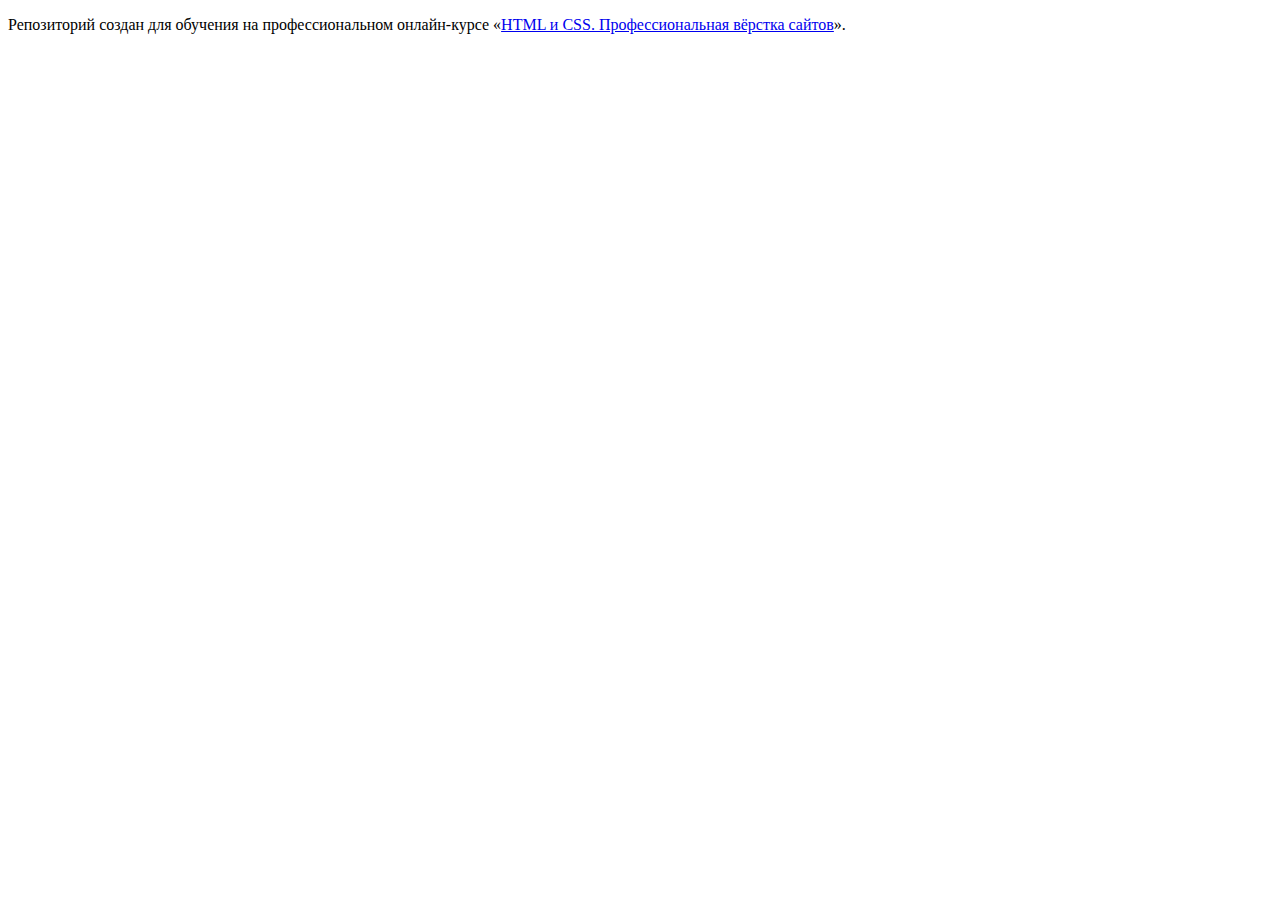
<file: 1/index.html>
<!DOCTYPE html>
<html lang="ru">
  <head>
    <meta charset="utf-8">
    <title>HTML Academy: Седона</title>
    <base href="https://htmlacademy-htmlcss.github.io/2344627-sedona-37/1/">
</head>
  <body>

    <p>Репозиторий создан для обучения на профессиональном онлайн‑курсе «<a href="https://htmlacademy.ru/intensive/htmlcss">HTML и CSS. Профессиональная вёрстка сайтов</a>».</p>

  </body>
</html>
</file>
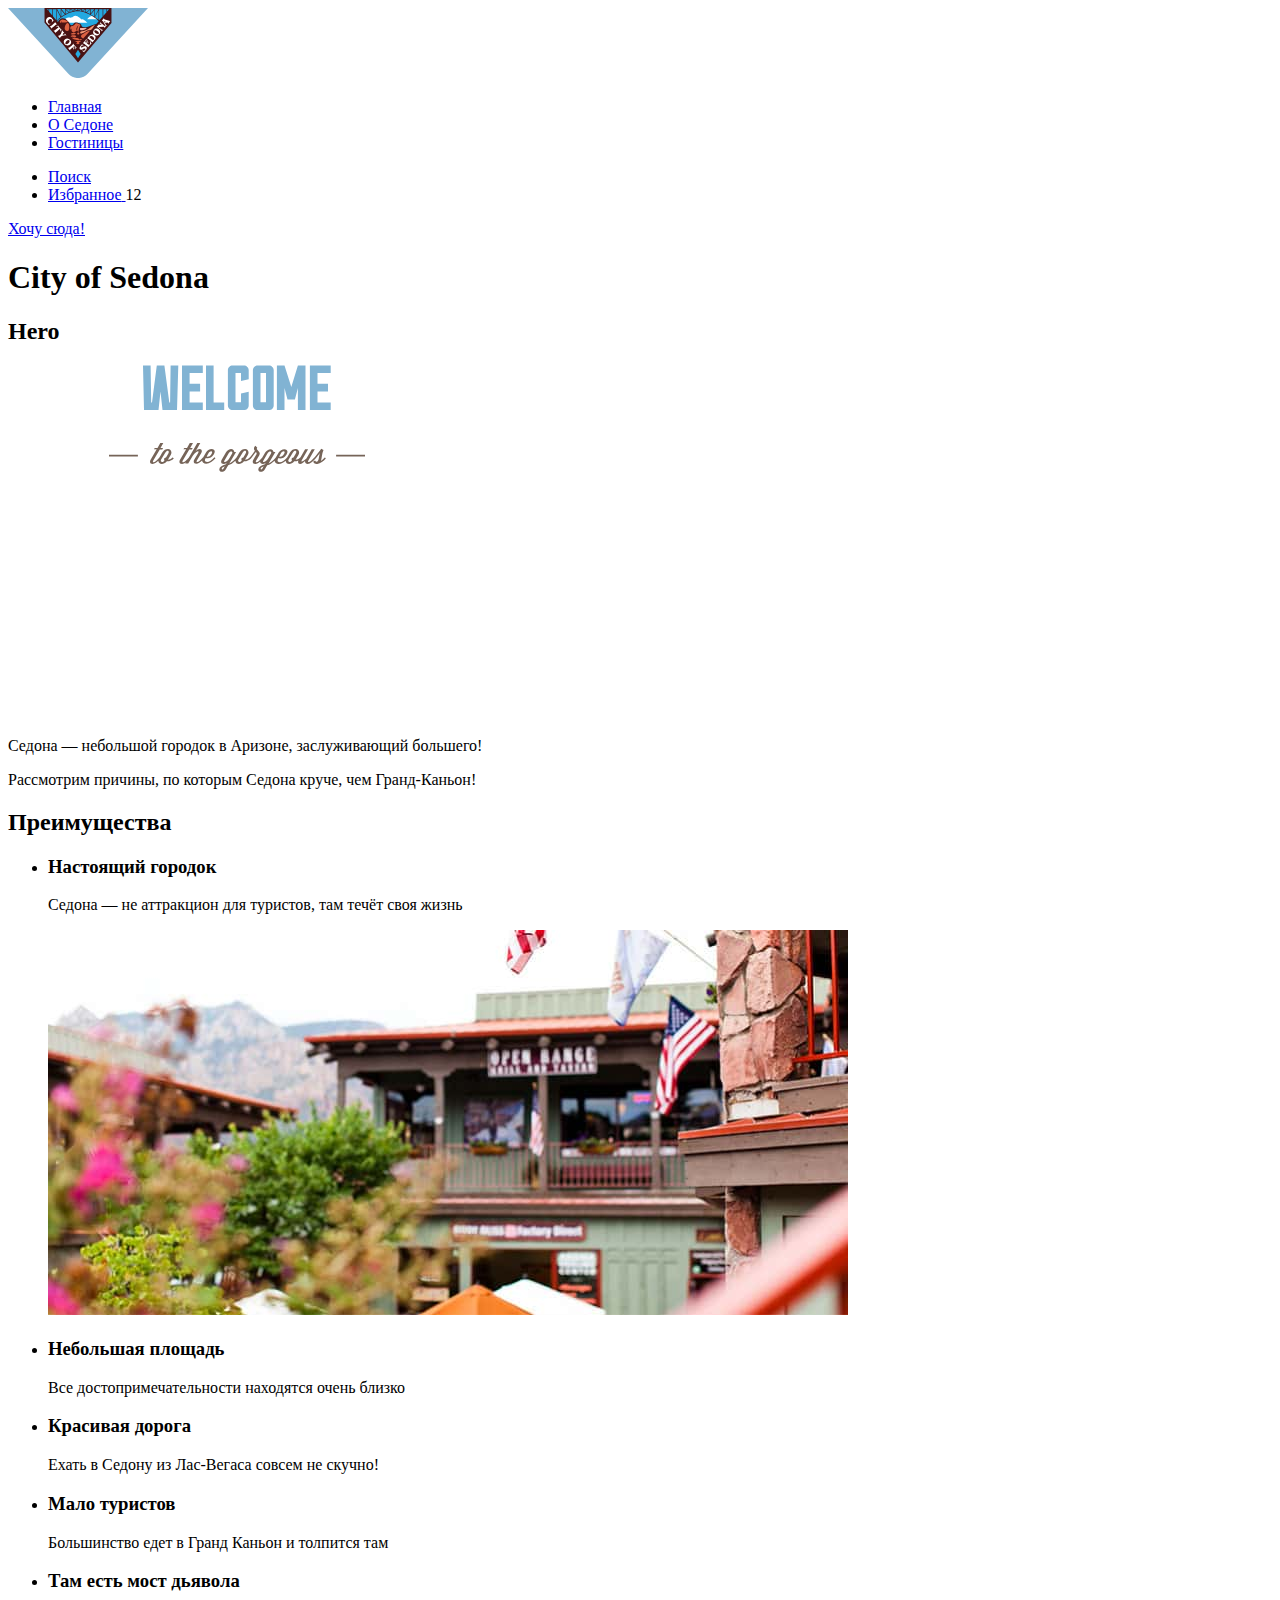
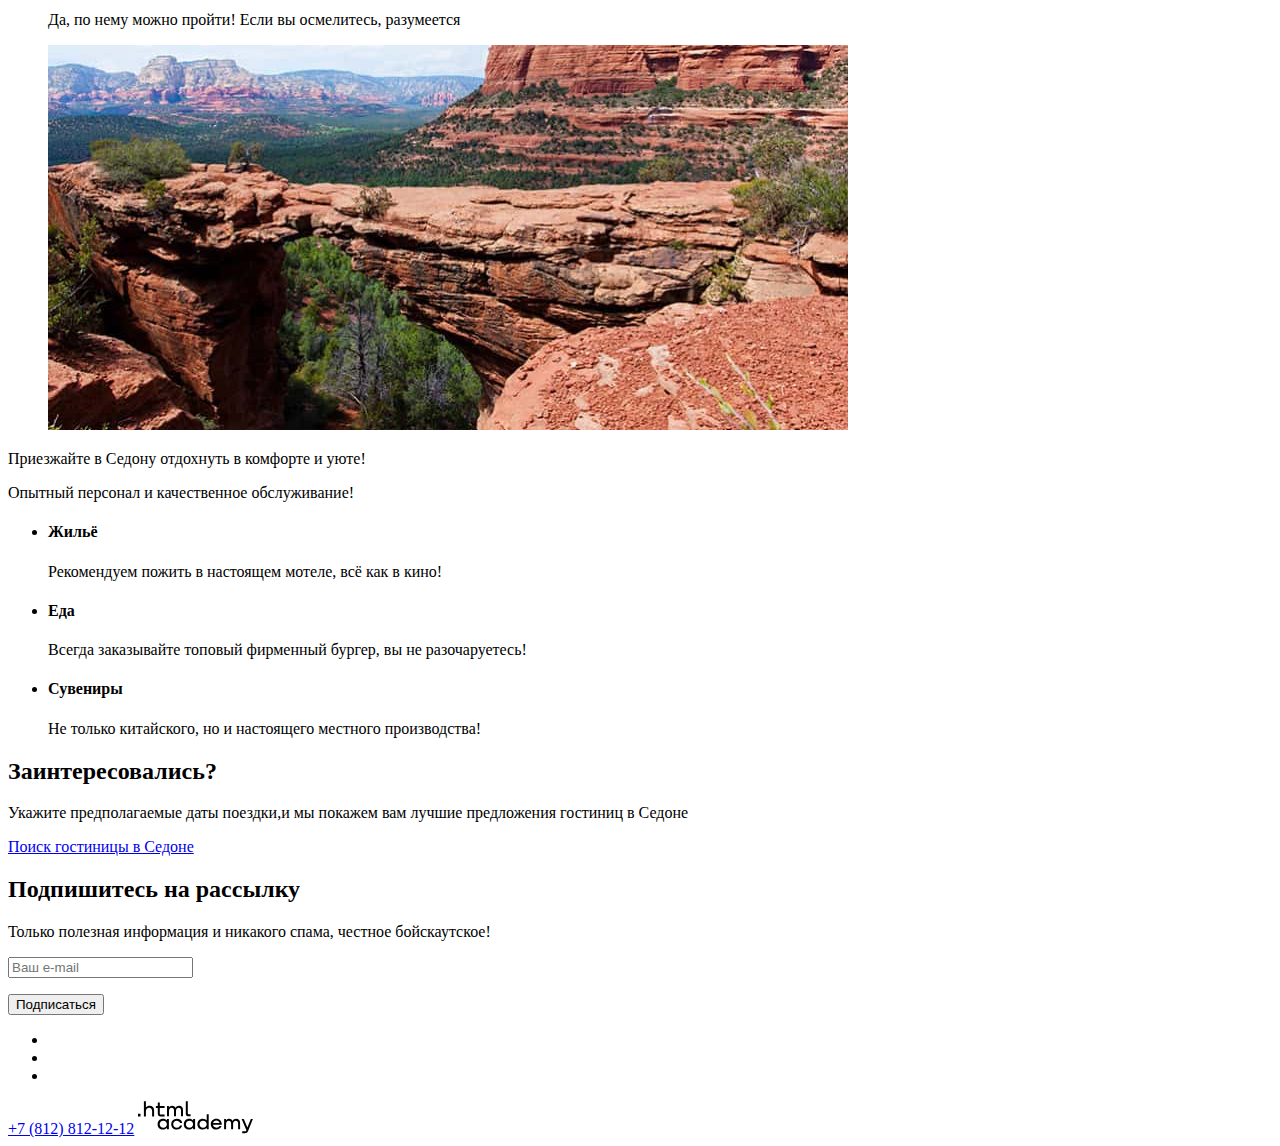
<file: 3/index.html>
<!DOCTYPE html>
<html lang="ru">
  <head>
    <meta charset="utf-8">
    <title>Седона</title>
    <base href="https://htmlacademy-htmlcss.github.io/2344627-sedona-37/3/">
</head>
  <body>
    <!---------------------------HEADER------------------------->
    <header data-test="header" class="page-header">
      <nav class="navigation">
        <a href="index.html" class="navigation-logo"><img src="images/logo.svg" width="140" height="70" alt="Логотип города Седона"></a>
        <ul>
          <li class="navigation-item active"> <a href="#">Главная</a></li>
          <li class="navigation-item">        <a href="#">О Седоне</a></li>
          <li class="navigation-item">        <a href="catalog.html">Гостиницы</a></li>
        </ul>
      </nav>
      <ul>
        <li>
          <a href="#">
            <span class="visually-hidden">Поиск</span>
          </a>
        </li>
        <li>
          <a href="#">
            <span class="visually-hidden">Избранное</span>
          </a>
          <span class="selected-number">12</span>
        </li>
      </ul>
      <a href="#">Хочу сюда!</a>

    </header>
    <!---------------------------MAIN------------------------->
    <main data-test="main">
      <h1 class="visually-hidden">City of Sedona</h1>
    <!---------------------------HERO------------------------->
      <section data-test="hero" class="hero">
        <h2 class="visually-hidden">Hero</h2>
        <img src="images/hero-text.svg" width="458" height="352" alt="Welcome to the Sedona, because the Grand Canyon sucks!">
        <p class="hero-first-item">Седона — небольшой городок в Аризоне, заслуживающий большего!</p>
        <p class="hero-second-item">Рассмотрим причины, по которым Седона круче, чем Гранд-Каньон!</p>
      </section>
    <!---------------------------ADWANTAGES------------------------->
      <section data-test="advantages" class="advantages">
        <h2 class="visually-hidden">Преимущества</h2>
          <ul>
            <li class="advantages-card">
              <h3>Настоящий городок</h3>
              <p>Седона — не аттракцион для туристов, там течёт своя жизнь</p>
              <img src="images/advantages-1.jpg" width="800" height="385" alt="Вид внутри города Седона">
            </li>
            <li class="advantages-card">
              <h3>Небольшая площадь</h3>
              <p>Все достопримечательности находятся очень близко</p>
            </li>
          <li class="advantages-card">
            <h3>Красивая дорога</h3>
            <p>Ехать в Седону из Лас-Вегаса совсем не скучно!</p>
          </div>
          <li class="advantages-card">
            <h3>Мало туристов</h3>
            <p>Большинство едет в Гранд Каньон и толпится там</p>
          </li>
          <li class="advantages-card">
            <h3>Там есть мост дьявола</h3>
            <p>Да, по нему можно пройти! Если вы осмелитесь, разумеется</p>
            <img src="images/advantages-2.jpg" width="800" height="385" alt="Вид на мост дьявола">
          </li>
        </ul>

          <p class="hero-furst-item">Приезжайте в Седону отдохнуть в комфорте и уюте!</p>
          <p class="hero-second-item">Опытный персонал и качественное обслуживание!</p>
          <ul>
            <li class="advantages-card">
              <h4>Жильё</h4>
              <p>Рекомендуем пожить в настоящем мотеле, всё как в кино!</p>
            </li>
            <li class="advantages-card">
              <h4>Еда</h4>
              <p>Всегда заказывайте топовый фирменный бургер, вы не разочаруетесь!</p>
            </li>
            <li class="advantages-card">
              <h4>Сувениры</h4>
              <p>Не только китайского, но и настоящего местного производства!</p>
            </li>
          </ul>
      </section>
      <!---------------------------SERTCH------------------------->
      <section data-test="search" class="search">
        <h2>Заинтересовались?</h2>
        <p>Укажите предполагаемые даты поездки,и мы покажем вам лучшие предложения гостиниц в Седоне</p>
        <a href="#" class="sertch-botton">Поиск гостиницы в Седоне</a>
      </section>
      <!---------------------------SUBSCRIBE------------------------->
      <section data-test="subscribe" class="subscribe">
        <h2>Подпишитесь на рассылку</h2>
        <p>Только полезная информация и никакого спама, честное бойскаутское!</p>
        <div class="mailbox">
          <form action="https://echo.htmlacademy.ru">
             <p><input type="text" name="email" placeholder="Ваш e-mail"></p>
             <button>Подписаться</button>
          </form>
        </div>
      </section>
    </main>
      <!---------------------------FOOTER------------------------->
    <footer data-test="footer" class="page-footer">
      <ul class="footer-sotial">
        <li class="sotial-item">
          <a href="https://vk.com/htmlacademy"></a>
        </li>
        <li class="sotial-item">
          <a href="https://t.me/htmlacademy"></a>
        </li>
        <li class="sotial-item">
          <a href="https://www.youtube.com/user/htmlacademyru"></a>
        </li>
      </ul>
      <a href="tel:+78128121212">+7 (812) 812-12-12</a>
      <a href="https://htmlacademy.ru">
        <img src="images/logo-htmlacademy.svg" width="115" height="33" alt="Логотип HTML Academy">
      </a>
    </footer>
  </body>
</html>
</file>
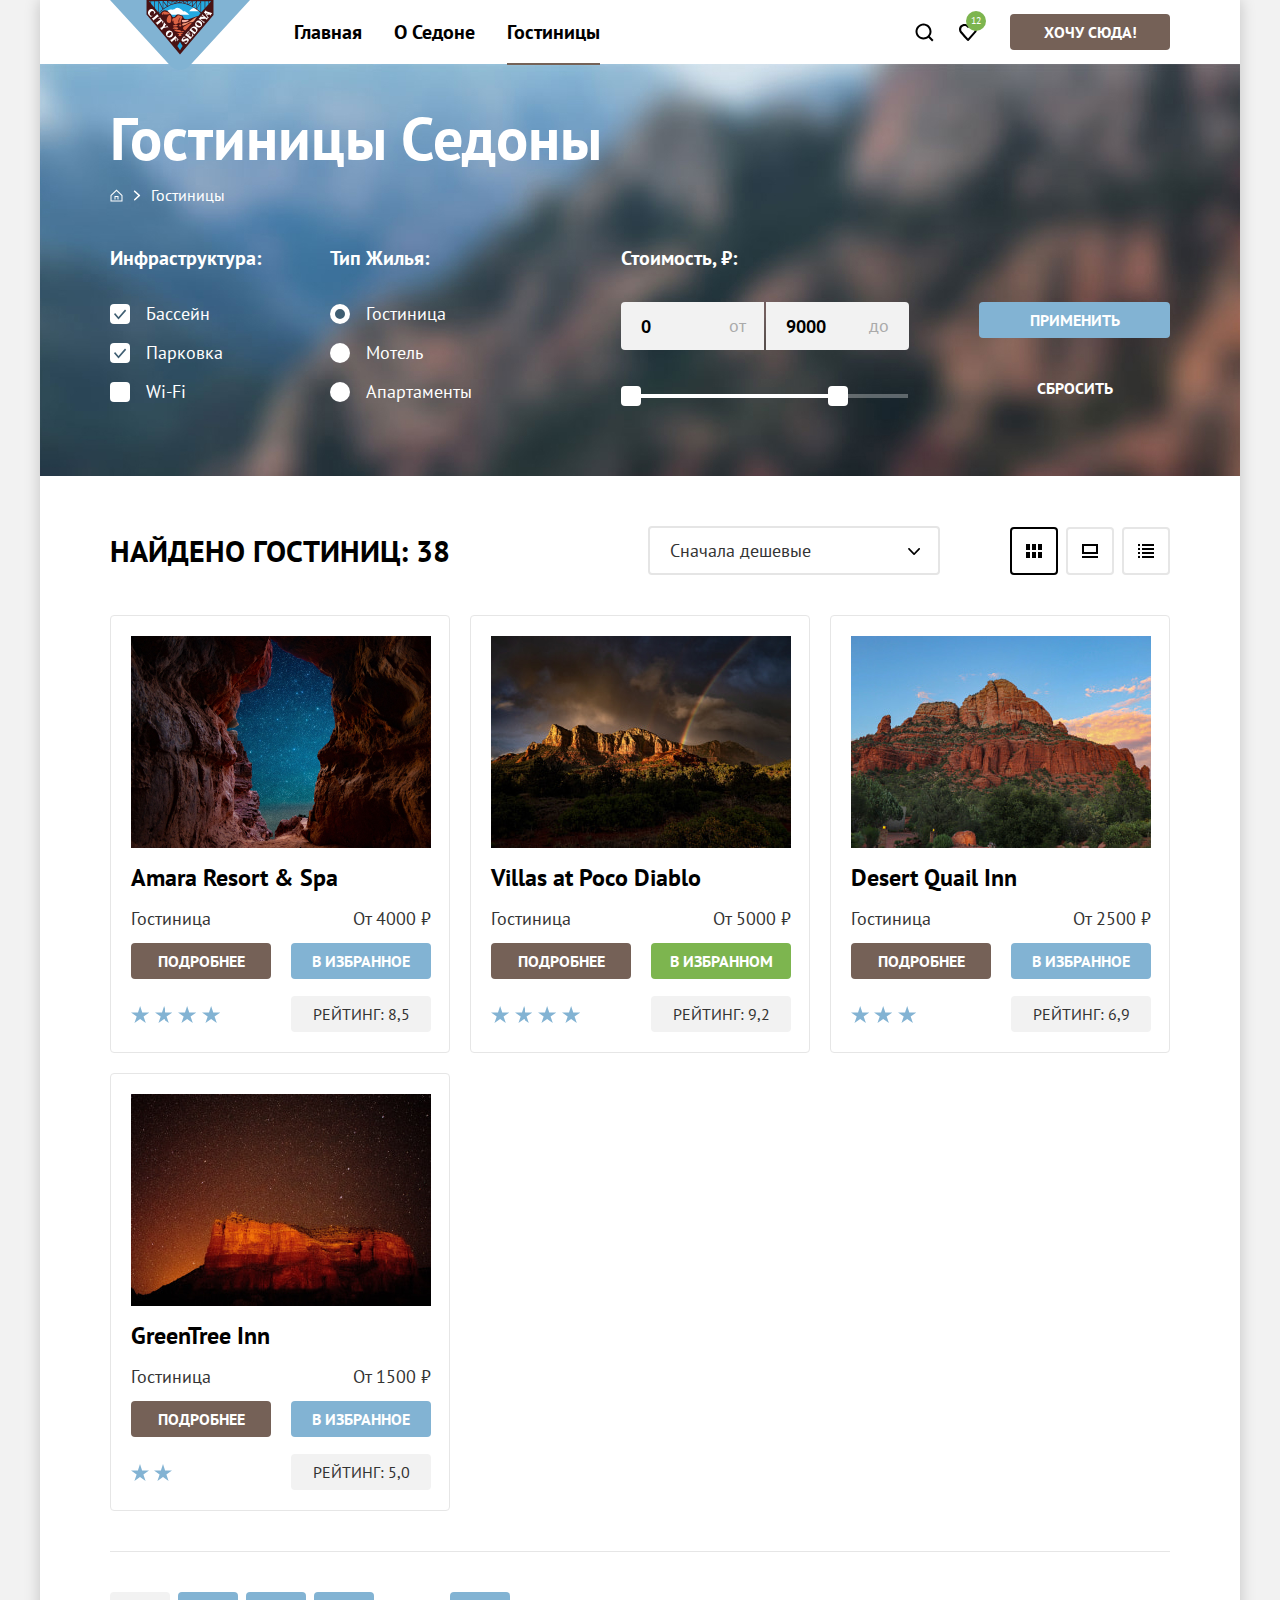
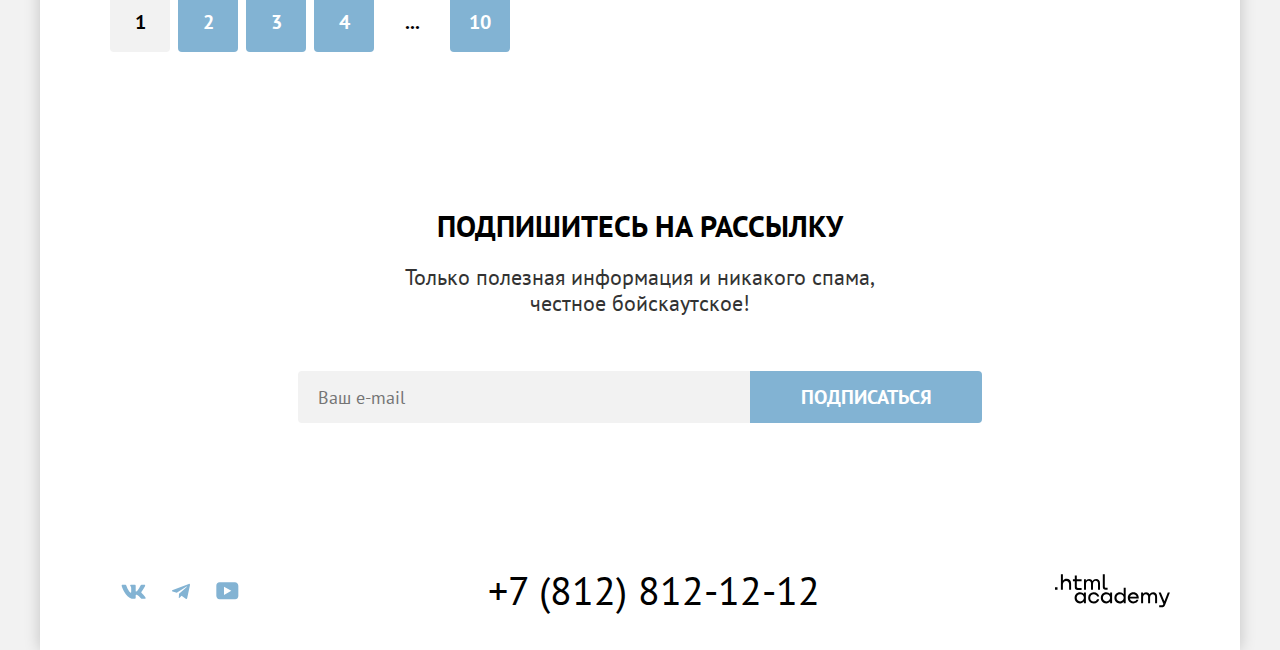
<file: catalog.html>
<!DOCTYPE html>
<html lang="ru">
  <head>
    <meta charset="utf-8">
    <title>Sedona: Гостиницы</title>
    <link rel="stylesheet" href="styles/styles.css">
    <link rel="icon" href="favicon.ico">
    <link rel="icon" type="image/png" href="image/favicon.png">
  </head>
  <body>
    <div class="main-container">
      <!---------------------------HEADER---------------------------------->
      <header class="main-header">
        <a class="header-logo logo-catalog" href="index.html">
          <img class="logo-sedona" src="image/logo_sedona.svg" alt="Лого Sedona." width="140" height="70">
        </a>
        <nav class="navigation">
          <ul class="navigation-list navigation-main">
            <li class="navigation-item li-marker">
              <a class="navigation-link link-intaraction"  href="index.html">Главная</a>
            </li>
            <li class="navigation-item li-marker">
              <a class="navigation-link link-intaraction" href="#">О Седоне</a>
            </li>
            <li class="navigation-item li-marker">
              <a class="navigation-link active-hotels">Гостиницы</a>
            </li>
          </ul>

          <ul class="navigation-list navigation-intaraction">
            <li class="navigation-user li-marker">
              <a class=" link-search link-intaraction" href="#">
                <span class="visually-hidden">Поиск.</span>
              </a>
            </li>
            <li class="navigation-user li-marker">
              <a class=" link-user link-intaraction" href="#">
                <span class="visually-hidden">Избранное.</span>
              </a>
              <span class="selected-number">12</span>
            </li>
          </ul>
          <div class="container-button-heder">
            <a class="button button-brown header-button " href="#">Хочу сюда!</a>
          </div>
        </nav>
      </header>
      <!--------------------------------MAIN-----FILTER----------------------------->
      <main class="inner main-index" data-test="main">
        <section class="filter" data-test="filter">
          <h1 class="filter-title">Гостиницы Седоны</h1>
          <ul class="breadcrumbs-list">
            <li class="breadcrumbs-item li-marker">
              <a class="breadcrumbs-link breadcrumbs-link-home" href="index.html">
                <span class="visually-hidden">Главная.</span>
              </a>
            </li>
            <li class="breadcrumbs-item li-marker">
              <a class="breadcrumbs-link">Гостиницы</a>
            </li>
          </ul>
          <!-- --------------------------------FILTER-CATALOG------------------------------ -->
          <form class="filter-catalog" action="#" method="get">
            <fieldset class="filter-catalog-group">
              <legend class="filter-catalog-group-title">Инфраструктура:</legend>
              <ul class="filter-catalog-list">
                <li class="filter-catalog-item li-marker">
                  <label class="control">
                    <input class="control-input" type="checkbox" name="pool" checked>
                     Бассейн
                  </label>
                </li>
                <li class="filter-catalog-item li-marker">
                  <label class="control">
                    <input class="control-input" type="checkbox" name="parking" checked>
                     Парковка
                  </label>
                </li>
                <li class="filter-catalog-item li-marker">
                  <label class="control">
                    <input class="control-input" type="checkbox" name="Wi-Fi">
                     Wi-Fi
                  </label>
                </li>
              </ul>
            </fieldset>

            <fieldset class="filter-catalog-group filter-catalog-group-house">
              <legend class="filter-catalog-group-title">Тип жилья:</legend>
              <ul class="filter-catalog-list">
                <li class="filter-catalog-item li-marker">
                  <label class="control">
                    <input class="control-input" type="radio" name="type-of-housing" value="hotel" checked >
                     Гостиница
                  </label>
                </li>
                <li class="filter-catalog-item li-marker">
                  <label class="control">
                    <input class="control-input" type="radio" name="type-of-housing" value="motel">
                     Мотель
                  </label>
                </li>
                <li class="filter-catalog-item li-marker">
                  <label class="control">
                    <input class="control-input" type="radio" name="type-of-housing" value="apartments">
                     Апартаменты
                  </label>
                </li>
              </ul>
            </fieldset>

            <fieldset class="filter-catalog-group filter-catalog-group-price ">
              <legend class="filter-catalog-group-title">Стоимость, ₽:</legend>
              <div class="container-price">
                <label class="filter-price">
                  <span class="filter-price-min">от</span>
                  <input class="catalog-price-input catalog-price-input-min" type="text" name="price-min" value="0" placeholder="минимальное значение" required>
                </label>
                <label class="filter-price">
                  <span class="filter-price-max">до</span>
                  <input class="catalog-price-input catalog-price-input-max" type="text" name="price-max" value="9000" placeholder="максимальное значение" required>
                </label>
              </div>

              <div class="range-scale">
                <div class="range-bar" style="left: 0; width: 226px">
                  <button type="button" class="range-toggle toggle-min">
                    <span class="visually-hidden">Установить минимальную цену.</span>
                  </button>
                  <button type="button" class="range-toggle toggle-max">
                    <span class="visually-hidden">Установить максимальную цену.</span>
                  </button>
                </div>
              </div>
            </fieldset>

            <div class="container-price-button">
              <button class="button button-blue button-catalog-filter button-disabled" type="submit">Применить</button>
              <button class="button button-reset button-catalog-filter" type="reset">Сбросить</button>
            </div>
          </form>
        </section>
        <!-- ------------------------------------------------CATALOG HOTEL--------------------------------- -->
        <section class="catalog-hotel" data-test="catalog">
          <h2 class="visually-hidden">Каталог гостиниц.</h2>
          <div class="container-hotel-select">
            <p class="catalog-card-search main-title">Найдено гостиниц:
              <span class="search-result"> 38</span>
            </p>
            <div class="select-container">
              <select class="catalog-select-control" aria-label="Сортировка.">
                <option value="cheap">Сначала дешевые</option>
                <option value="expensive">Сначала дорогие</option>
              </select>
            </div>

            <ul class="catalog-view-list">
              <li class="catalog-view-item li-marker">
                <a class="view-card-link view-link view-link--current" href="#">
                  <span class="visually-hidden">показать карточки.</span>
                </a>
              </li>
              <li class="catalog-view-item li-marker">
                <a class="view-big-card-link view-link" href="#">
                  <span class="visually-hidden">показать большие карточки.</span>
                </a>
              </li>
              <li class="catalog-view-item li-marker">
                <a class="view-list-link view-link" href="#">
                  <span class="visually-hidden">показать списком.</span>
                </a>
              </li>
            </ul>
          </div>

          <div class="container-card-list">
            <ul class="catalog-card-list">
              <li class="catalog-card-item li-marker">
                <a class="catalog-card-link card-link-img" href="#">
                  <img class="card-photo" src="image/hotel_amara_resort_&_spa.jpg" alt="гостиница Amara Resort & Spa." width="300" height="212" >
                </a>
                <a class="catalog-card-link catalog-card-link-title" href="#">
                  <h3 class="catalog-card-title">Amara Resort & Spa</h3>
                </a>
                <p class="type">Гостиница</p>
                <p class="price">От 4000 ₽</p>
                <a class="catalog-card-link button button-brown card-button button-disabled" href="#">Подробнее</a>
                <button class="button button-blue card-button button-disabled" type="button">В избранное</button>
                <p class="catalog-hotel-stars four-stars">
                  <span class="visually-hidden">4 звезды.</span>
                </p>
                <p class="catalog-hotel-rating">Рейтинг: 8,5</p>
              </li>

              <li class="catalog-card-item li-marker">
                <a class="catalog-card-link card-link-img" href="#">
                  <img class="card-photo" src="image/hotel_villas_at_poco_diablo.jpg" alt="гостиница Villas at Poco Diablo." width="300" height="212">
                </a>
                <a class="catalog-card-link catalog-card-link-title" href="#">
                  <h3 class="catalog-card-title">Villas at Poco Diablo</h3>
                </a>
                <p class="type">Гостиница</p>
                <p class="price">От 5000 ₽</p>
                <a class="catalog-card-link button button-brown card-button button-disabled" href="#">Подробнее</a>
                <button class="button button-selection-green card-button button-disabled" type="button">В избранном</button>
                <p class="catalog-hotel-stars four-stars">
                  <span class="visually-hidden">4 звезды.</span>
                </p>
                <p class="catalog-hotel-rating">Рейтинг: 9,2</p>
              </li>

              <li class="catalog-card-item li-marker">
                <a class="catalog-card-link card-link-img" href="#">
                  <img class="card-photo" src="image/hotel_desert_quail_inn.jpg" alt="гостиница Desert Quail Inn." width="300" height="212">
                </a>
                <a class="catalog-card-liphotonk catalog-card-link-title" href="#">
                  <h3 class="catalog-card-title">Desert Quail Inn</h3>
                </a>
                <p class="type">Гостиница</p>
                <p class="price">От 2500 ₽</p>
                <a class="catalog-card-link button button-brown card-button button-disabled" href="#">Подробнее</a>
                <button class="button button-blue card-button button-disabled" type="button">В избранное</button>
                <p class="catalog-hotel-stars three-stars">
                  <span class="visually-hidden">3 звезды.</span>
                </p>
                <p class="catalog-hotel-rating">Рейтинг: 6,9</p>
              </li>

              <li class="catalog-card-item li-marker">
                <a class="catalog-card-link card-link-img" href="#">
                  <img class="card-photo" src="image/hotel_greentree_inn.jpg" alt="гостиница GreenTree Inn." width="300" height="212">
                </a>
                <a class="catalog-card-link catalog-card-link-title" href="#">
                  <h3 class="catalog-card-title">GreenTree Inn</h3>
                </a>
                <p class="type">Гостиница</p>
                <p class="price">От 1500 ₽</p>
                <a class="catalog-card-link button button-brown card-button button-disabled" href="#">Подробнее</a>
                <button class="button button-blue card-button button-disabled" type="button">В избранное</button>
                <p class="catalog-hotel-stars two-stars">
                  <span class="visually-hidden">2 звезды.</span>
                </p>
                <p class="catalog-hotel-rating">Рейтинг: 5,0</p>
              </li>
            </ul>
          </div>
          <!-- ----------------------PAGINATION---------------------- -->
          <ul class="pagination-list">
            <li class="pagination-item pagination-item-current li-marker">
              <a class="pagination-link-button pagination-current button-grey">1</a>
            </li>
            <li class="pagination-item li-marker">
              <a class="pagination-link-button button-blue" href="#">2</a>
            </li>
            <li class="pagination-item li-marker">
              <a class="pagination-link-button button-blue" href="#">3</a>
            </li>
            <li class="pagination-item li-marker">
              <a class="pagination-link-button button-blue" href="#">4</a>
            </li>
            <li class="pagination-item li-marker">
              <span class="pagination-link-button-interval">...</span>
            </li>
            <li class="pagination-item li-marker">
              <a class="pagination-link-button button-blue" href="#">10</a>
            </li>
          </ul>
        </section>

        <section class="subscription subscription-catalog" data-test="subscribe">
          <div class="container-subscription-title">
            <h2 class="subscription-title main-title">Подпишитесь на рассылку</h2>
            <p class="subscription-intro main-intro">Только полезная информация и никакого спама, честное бойскаутское!</p>
          </div>
          <form class="subscription-form" action="https://echo.htmlacademy.ru/courses" method="post">
            <label for="newsletter-email" class="visually-hidden">E-mail.</label>
            <input class="field" type="email" name="newsletter" placeholder="Ваш e-mail" id="newsletter-email" required>
            <button class="button newsletter-button button-blue" type="submit">Подписаться</button>
          </form>
        </section>
      </main>
      <!-- ---------------------------------------FOOTER---------------------------------------- -->
      <footer class="main-footer" data-test="footer">
        <ul class="social-list">
          <li class="social-item li-marker">
            <a class="social-icon" href="https://vk.com/htmlacademy">
              <span class="visually-hidden">Vkontakte.</span>
              <svg xmlns="http://www.w3.org/2000/svg" width="25" height="15">
                <path fill-rule="evenodd" d="M24.12 1.8c.16-.54 0-.94-.8-.94H20.7c-.67 0-.98.34-1.15.73 0 0-1.33 3.2-3.22 5.27-.61.6-.9.8-1.23.8-.16 0-.41-.2-.41-.75v-5.1c0-.66-.19-.95-.74-.95H9.82c-.42 0-.67.3-.67.59 0 .62.95.76 1.04 2.51v3.8c0 .83-.15.98-.48.98-.9 0-3.06-3.2-4.34-6.88-.25-.72-.5-1-1.18-1H1.57c-.75 0-.9.34-.9.73 0 .68.89 4.07 4.14 8.55 2.17 3.06 5.23 4.72 8 4.72 1.68 0 1.88-.37 1.88-1v-2.32c0-.74.16-.88.7-.88.38 0 1.05.19 2.6 1.66 1.79 1.75 2.08 2.54 3.08 2.54h2.63c.75 0 1.12-.37.9-1.1-.23-.72-1.08-1.77-2.2-3.02-.62-.71-1.54-1.48-1.82-1.86-.39-.5-.28-.71 0-1.15 0 0 3.2-4.42 3.54-5.93Z" clip-rule="evenodd"/>
              </svg>
            </a>
          </li>
          <li class="social-item li-marker">
            <a class="social-icon" href="https://t.me/htmlacademy">
              <span class="visually-hidden">Telegram.</span>
              <svg xmlns="http://www.w3.org/2000/svg" width="18" height="16">
                <path d="M16.79.96.84 7.1c-1.09.44-1.08 1.05-.2 1.32l4.1 1.28 9.47-5.98c.44-.27.85-.13.52.17l-7.68 6.93-.28 4.22c.41 0 .6-.2.83-.41l1.99-1.94 4.13 3.06c.77.42 1.31.2 1.5-.71l2.72-12.8c.28-1.1-.43-1.61-1.16-1.28Z"/>
              </svg>
            </a>
          </li>
          <li class="social-item li-marker">
            <a class="social-icon" href="https://www.youtube.com/user/htmlacademyru">
              <span class="visually-hidden">Youtube.</span>
              <svg xmlns="http://www.w3.org/2000/svg" width="23" height="18">
                <path d="M18.94.36H3.51C1.65.36.33 1.95.33 3.76v10.09c0 1.91 1.32 3.5 3.18 3.5h15.65c1.64 0 3.17-1.59 3.17-3.4V3.76c-.22-1.8-1.53-3.4-3.39-3.4ZM7.99 12.89V4.82l7.34 4.04-7.34 4.03Z"/>
              </svg>
            </a>
          </li>
        </ul>
        <a class="tel-link" href="tel:+78128121212">+7 (812) 812-12-12</a>
        <a class="footer-logo-html" href="https://htmlacademy.ru/">
          <svg aria-hidden="true" focusable="false" xmlns="http://www.w3.org/2000/svg" width="115" height="34" role="img" aria-label="HTML-академия.">
            <path d="M0 13.26v2.6h2.5v-2.6H0ZM11.6 4.86c-1.6 0-2.8.7-3.6 1.7h-.1V.36h-2v15.5h2v-5.3c0-2.1 1.3-3.6 3.3-3.6 1.8 0 2.9 1.4 2.9 3.2v5.7h2v-6.1c.1-3-1.8-4.9-4.5-4.9ZM26.6 5.16h-4.8v-3.7h-2v3.8h-1.9v2h1.9v6c0 1.7 1 2.7 2.7 2.7h4.1v-2h-3.7c-.7 0-1.1-.4-1.1-1.1v-5.7h4.8v-2ZM41.1 4.96c-1.6 0-2.9.8-3.5 2.1h-.1c-.6-1.2-1.8-2.1-3.4-2.1-1.4 0-2.5.8-3.1 1.8h-.1v-1.6H29v10.6h2v-5.4c0-2 1-3.5 2.6-3.5 1.5 0 2.4 1 2.4 2.6v6.3h2v-5.6c0-2.4 1.4-3.3 2.6-3.3 1.5 0 2.4 1 2.4 2.6v6.3h2v-6.5c.1-2.5-1.4-4.3-3.9-4.3ZM47.8 13.06c0 1.7 1 2.7 2.8 2.7h2v-2h-1.7c-.7 0-1.1-.4-1.1-1.1V.36h-2v12.7ZM28.9 20.06c-.9-1.1-2.2-1.8-3.9-1.8-3.1 0-5.4 2.3-5.4 5.6s2.3 5.6 5.4 5.6c1.8 0 3-.8 3.8-1.9h.1v1.6h2v-10.6h-2v1.5Zm-3.6 7.4c-2.2 0-3.6-1.6-3.6-3.6s1.4-3.6 3.6-3.6 3.6 1.6 3.6 3.6c0 1.9-1.4 3.6-3.6 3.6ZM44.2 22.36c-.5-2.4-2.6-4.1-5.4-4.1a5.4 5.4 0 0 0-5.6 5.6c0 3.1 2.2 5.6 5.6 5.6 2.8 0 4.9-1.8 5.4-4.2h-2.1a3.4 3.4 0 0 1-3.3 2.3c-2.2 0-3.6-1.6-3.6-3.6s1.4-3.6 3.6-3.6c1.6 0 2.8 1 3.3 2.2h2.1v-.2ZM55.1 20.06c-.9-1.1-2.2-1.8-3.9-1.8-3.1 0-5.4 2.3-5.4 5.6s2.3 5.6 5.4 5.6c1.8 0 3-.8 3.8-1.9h.1v1.6h2v-10.6h-2v1.5Zm-3.6 7.4c-2.2 0-3.6-1.6-3.6-3.6s1.4-3.6 3.6-3.6 3.6 1.6 3.6 3.6c0 1.9-1.5 3.6-3.6 3.6ZM68.7 20.16c-.9-1.1-2.2-1.9-3.9-1.9-3.1 0-5.4 2.3-5.4 5.6s2.2 5.6 5.4 5.6c1.7 0 3-.8 3.8-1.8h.1v1.5h2v-15.4h-2v6.4Zm-3.6 7.3c-2.2 0-3.6-1.6-3.6-3.6s1.4-3.6 3.6-3.6 3.6 1.6 3.6 3.6c-.1 2-1.5 3.6-3.6 3.6ZM78.3 18.26c-3.3 0-5.5 2.5-5.5 5.6 0 3 2.1 5.6 5.5 5.6 2.5 0 4.5-1.3 5.2-3.6h-2.1c-.5 1-1.6 1.6-3 1.6-1.9 0-3.3-1.3-3.4-2.9h8.8c.2-3.6-2-6.3-5.5-6.3Zm0 1.9c1.7 0 3 1 3.3 2.6h-6.5c.3-1.5 1.5-2.6 3.2-2.6ZM98.2 18.26c-1.6 0-2.9.8-3.6 2h-.1c-.6-1.2-1.8-2-3.4-2-1.4 0-2.5.7-3.1 1.8v-1.5h-1.9v10.6h2v-5.4c0-2 1-3.4 2.6-3.5 1.5 0 2.4 1 2.4 2.6v6.3h2v-5.6c0-2.4 1.4-3.3 2.6-3.3 1.5 0 2.4 1 2.4 2.6v6.3h2v-6.5c.1-2.6-1.4-4.4-3.9-4.4ZM109.4 27.36l-3.6-8.9h-2.2l4.8 11.6c-.3.9-.7 1.2-1.7 1.2h-2.5v2h2.5c1.8 0 2.8-.8 3.5-2.6l4.7-12.2h-2.1l-3.4 8.9Z"/>
          </svg>
        </a>
      </footer>
    </div>
  </body>
</html>
</file>
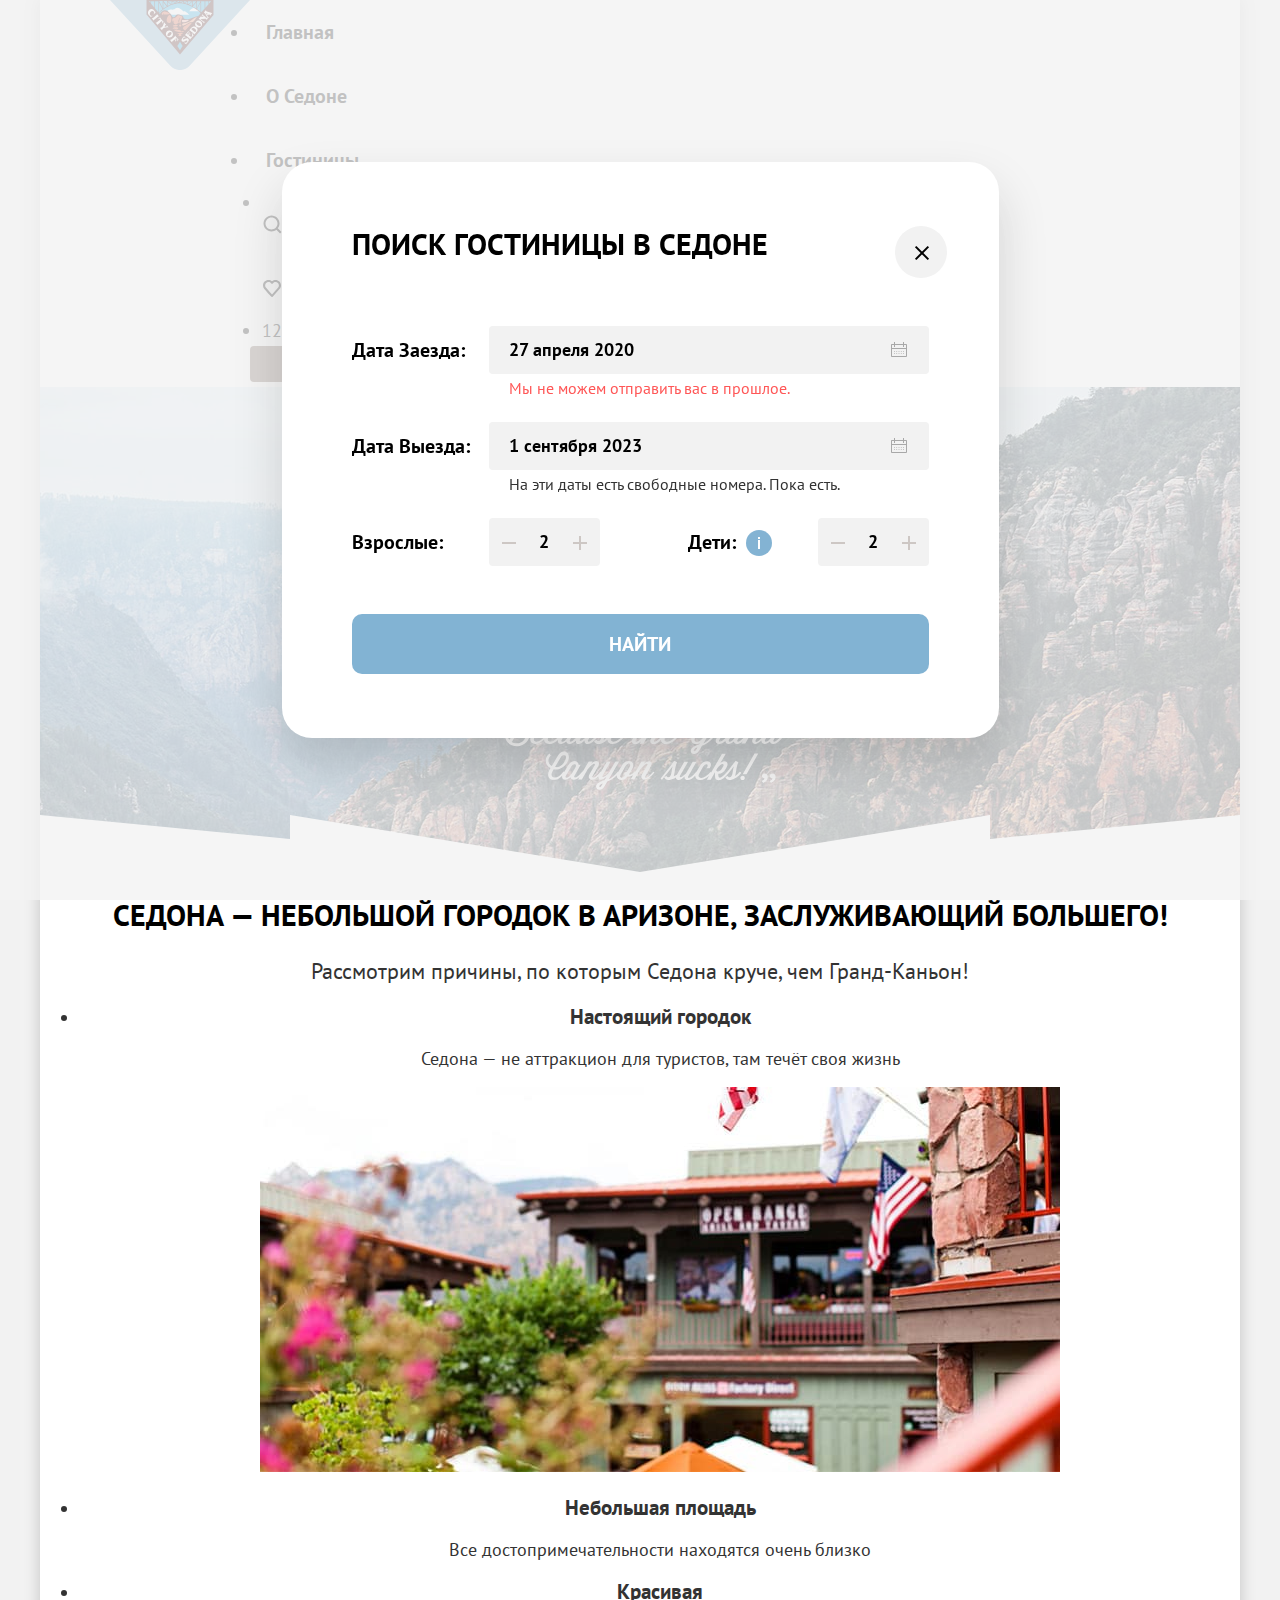
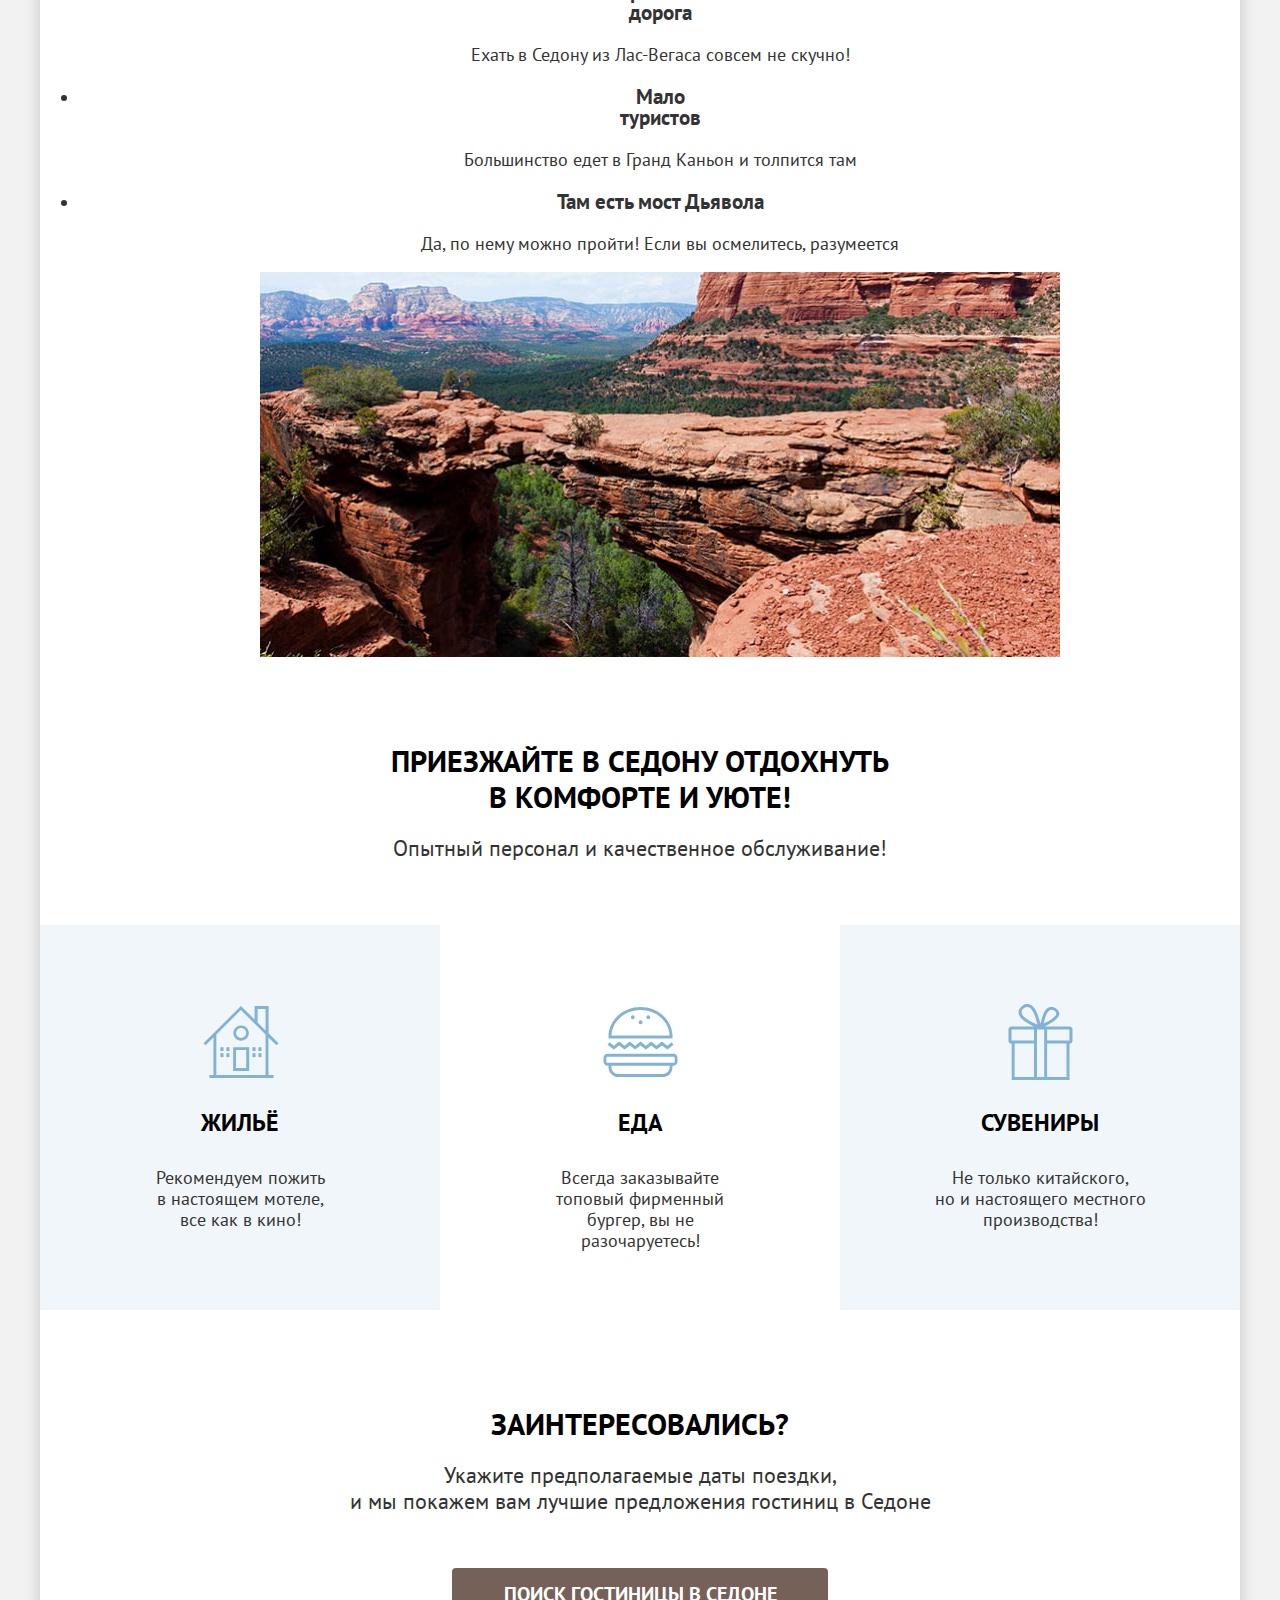
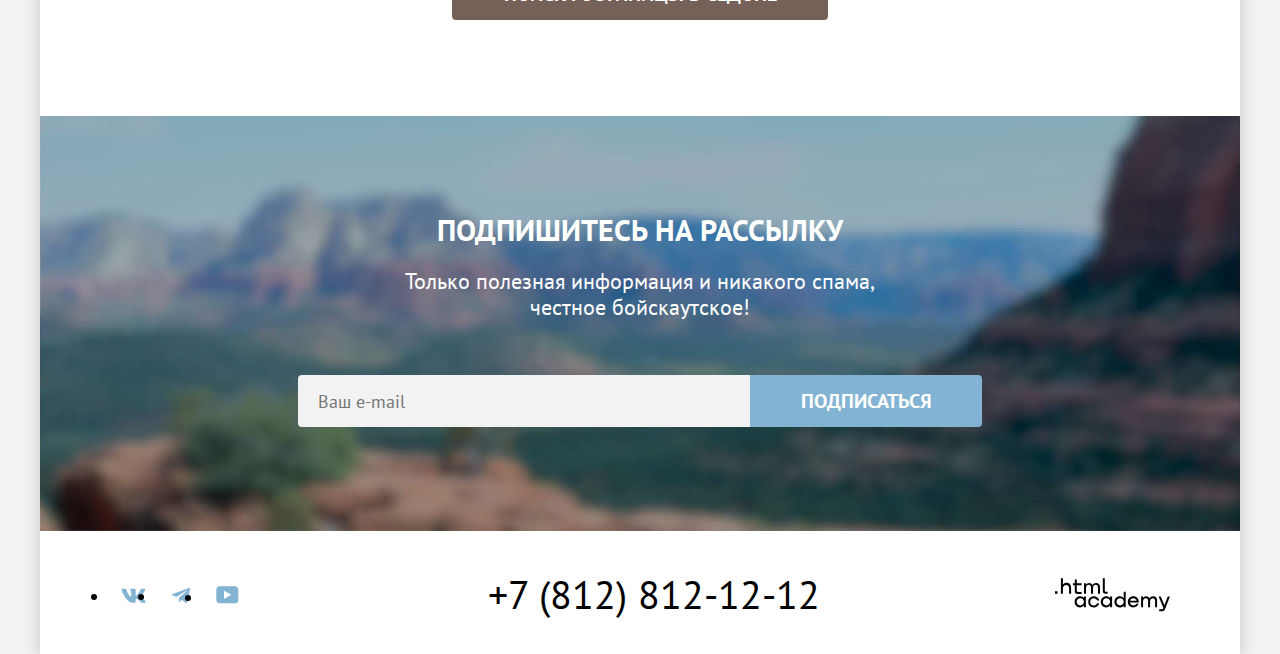
<file: modal.html>
<!DOCTYPE html>
<html lang="ru">
  <head>
    <meta charset="utf-8">
    <title>Sedona</title>
    <link rel="stylesheet" href="styles/styles.css">
    <link rel="icon" href="favicon.ico">
    <link rel="icon" type="image/png" href="image/favicon.png">
  </head>
  <body>
    <div class="main-container">
      <!-----------------------------------------HEADER---------------------------------------->
      <header class="main-header" data-test="header">
        <a class="logo" href="index.html">
          <img class="logo-sedona" src="image/logo_sedona.svg" alt="Лого Sedona." width="140" height="70">
        </a>
        <nav class="header-navigation">
          <ul class="navigation-list navigation-site">
            <li class="navigation-item item-marker">
              <a class="navigation-link navigation-link--current-home">Главная</a>
            </li>
            <li class="navigation-item item-marker">
              <a class="navigation-link link-interaction" href="#">О Седоне</a>
            </li>
            <li class="navigation-item item-marker">
              <a class="navigation-link link-interaction" href="catalog.html">Гостиницы</a>
            </li>
          </ul>

          <ul class="navigation-list navigation-user">
            <li class="navigation-item-user item-marker">
              <a class=" link-search link-interaction" href="#">
                <span class="visually-hidden">Поиск.</span>
              </a>
            </li>
            <li class="navigation-item-user item-marker">
              <a class=" link-user link-interaction" href="#">
                <span class="visually-hidden">Избранное.</span>
              </a>
              <span class="quantity">12</span>
            </li>
          </ul>
          <div class="container-button-heder">
            <a class="button button-brown header-button button-disabled" href="#">Хочу сюда!</a>
          </div>
        </nav>
      </header>
<!-- --------------------------------MAIN-------HERO--------------------------- -->
      <main class="main-index" data-test="main">
        <section class="hero" data-test="hero">
          <h1 class="visually-hidden">Добро пожаловать в Седону.</h1>
          <img class="hero-welcom" src="image/welcome_sedona.svg" alt="Вид на горы Седоны." width="458" height="352">
        </section>

        <section class="about" data-test="advantages">
          <div class="container-about-title">
            <h2 class="about-title main-title">Седона — небольшой городок в Аризоне, заслуживающий большего!</h2>
            <p class="about-intro main-intro">Рассмотрим причины, по которым Седона круче, чем Гранд-Каньон!</p>
          </div>
          <ul class="about-list">
            <li class="about-item-white item-marker">
              <div class="container-about-subtitle">
                <h3 class="subtitle-about about-white-subtitle">Настоящий городок</h3>
                <p class="about-description">Седона — не аттракцион для туристов, там течёт своя жизнь</p>
              </div>
              <img class="about-view" src="image/street.jpg" alt="улица Седоны." width="800" height="385">
            </li>
            <li class="about-item-black item-marker">
              <h3 class="subtitle-about">Небольшая площадь</h3>
              <p class="about-description">Все достопримечательности находятся очень близко</p>
            </li>
            <li class="about-item-black-road item-marker">
              <h3 class="subtitle-about">Красивая<br>дорога</h3>
              <p class="about-description">Ехать в Седону из Лас-Вегаса совсем не скучно!</p>
            </li>
            <li class="about-item-black item-marker">
              <h3 class="subtitle-about">Мало<br>туристов</h3>
              <p class="about-description">Большинство едет в Гранд Каньон и толпится там</p>
            </li>
            <li class="about-item-white item-marker about-item-white-reverse">
              <div class="container-about-subtitle">
                <h3 class="subtitle-about about-white-subtitle">Там есть мост&nbsp;Дьявола</h3>
                <p class="about-description">Да, по нему можно пройти! Если вы осмелитесь, разумеется</p>
              </div>
              <img class="about-view" src="image/bridge_diablo.jpg" alt="Вид на мост Дьявола." width="800" height="385">
            </li>
          </ul>
        </section>
        <!-- ---------------------------SERVICES---------------------------------- -->
        <section class="services" data-test="service">
          <div class="container-services-title">
            <h2 class="service-title main-title">Приезжайте в Седону отдохнуть в комфорте и уюте!</h2>
            <p class="services-intro main-intro">Опытный персонал и качественное обслуживание!</p>
          </div>
          <ul class="services-list">
            <li class="services-item-house item-marker">
              <div class="container-item-services">
                <h3 class="services-item-title subtitle-services">Жильё</h3>
                <p class="services-description">Рекомендуем пожить в&nbsp;настоящем&nbsp;мотеле, все&nbsp;как&nbsp;в кино!</p>
              </div>
            </li>
            <li class="services-item-food item-marker">
              <div class="container-item-services">
                <h3 class="services-item-title subtitle-services">Еда</h3>
                <p class="services-description">Всегда заказывайте топовый&nbsp;фирменный бургер, вы не разочаруетесь!</p>
              </div>
            </li>
            <li class="services-item-souvenirs item-marker">
              <div class="container-item-services">
                <h3 class="services-item-title subtitle-services">Сувениры</h3>
                <p class="services-description">Не только китайского, но&nbsp;и&nbsp;настоящего местного производства!</p>
              </div>
            </li>
          </ul>
        </section>

        <section class="booking" data-test="search">
          <h2 class="booking-title main-title">Заинтересовались?</h2>
          <p class="booking-intro main-intro">Укажите предполагаемые даты поездки, и&nbsp;мы&nbsp;покажем&nbsp;вам&nbsp;лучшие предложения&nbsp;гостиниц в Седоне</p>
          <a class="booking-link-button button button-brown button-disabled" href="#">Поиск гостиницы в Седоне</a>
        </section>

        <section class="subscription" data-test="subscribe">
          <div class="container-subscription-title">
            <h2 class="subscription-content subscription-title main-title">Подпишитесь на рассылку</h2>
            <p class="subscription-content main-intro">Только полезная информация и никакого спама, честное бойскаутское!</p>
          </div>
          <form class="subscription-form" action="https://echo.htmlacademy.ru/courses" method="post">
            <label for="newsletter-email" class="visually-hidden">E-mail.</label>
            <input class="field" type="email" name="newsletter" placeholder="Ваш e-mail" id="newsletter-email" required>
            <button class="button newsletter-button button-blue button-disabled" type="submit">Подписаться</button>
          </form>
        </section>
      </main>
<!-- ---------------------------------------FOOTER---------------------------------------- -->
      <footer class="main-footer" data-test="footer">
        <ul class="social-list">
          <li class="social-item item-marker">
            <a class="social-icon" href="https://vk.com/htmlacademy">
              <span class="visually-hidden">Vkontakte.</span>
              <svg xmlns="http://www.w3.org/2000/svg" width="25" height="15">
                <path fill-rule="evenodd" d="M24.12 1.8c.16-.54 0-.94-.8-.94H20.7c-.67 0-.98.34-1.15.73 0 0-1.33 3.2-3.22 5.27-.61.6-.9.8-1.23.8-.16 0-.41-.2-.41-.75v-5.1c0-.66-.19-.95-.74-.95H9.82c-.42 0-.67.3-.67.59 0 .62.95.76 1.04 2.51v3.8c0 .83-.15.98-.48.98-.9 0-3.06-3.2-4.34-6.88-.25-.72-.5-1-1.18-1H1.57c-.75 0-.9.34-.9.73 0 .68.89 4.07 4.14 8.55 2.17 3.06 5.23 4.72 8 4.72 1.68 0 1.88-.37 1.88-1v-2.32c0-.74.16-.88.7-.88.38 0 1.05.19 2.6 1.66 1.79 1.75 2.08 2.54 3.08 2.54h2.63c.75 0 1.12-.37.9-1.1-.23-.72-1.08-1.77-2.2-3.02-.62-.71-1.54-1.48-1.82-1.86-.39-.5-.28-.71 0-1.15 0 0 3.2-4.42 3.54-5.93Z" clip-rule="evenodd"/>
              </svg>
            </a>
          </li>
          <li class="social-item item-marker">
            <a class="social-icon" href="https://t.me/htmlacademy">
              <span class="visually-hidden">Telegram.</span>
              <svg xmlns="http://www.w3.org/2000/svg" width="18" height="16">
                <path d="M16.79.96.84 7.1c-1.09.44-1.08 1.05-.2 1.32l4.1 1.28 9.47-5.98c.44-.27.85-.13.52.17l-7.68 6.93-.28 4.22c.41 0 .6-.2.83-.41l1.99-1.94 4.13 3.06c.77.42 1.31.2 1.5-.71l2.72-12.8c.28-1.1-.43-1.61-1.16-1.28Z"/>
              </svg>
            </a>
          </li>
          <li class="social-item item-marker">
            <a class="social-icon" href="https://www.youtube.com/user/htmlacademyru">
              <span class="visually-hidden">Youtube.</span>
              <svg xmlns="http://www.w3.org/2000/svg" width="23" height="18">
                <path d="M18.94.36H3.51C1.65.36.33 1.95.33 3.76v10.09c0 1.91 1.32 3.5 3.18 3.5h15.65c1.64 0 3.17-1.59 3.17-3.4V3.76c-.22-1.8-1.53-3.4-3.39-3.4ZM7.99 12.89V4.82l7.34 4.04-7.34 4.03Z"/>
              </svg>
            </a>
          </li>
        </ul>
        <a class="tel-link" href="tel:+78128121212">+7 (812) 812-12-12</a>
        <a class="footer-logo-html" href="https://htmlacademy.ru/">
          <svg aria-hidden="true" focusable="false" xmlns="http://www.w3.org/2000/svg" width="115" height="34" role="img" aria-label="HTML-академия.">
            <path d="M0 13.26v2.6h2.5v-2.6H0ZM11.6 4.86c-1.6 0-2.8.7-3.6 1.7h-.1V.36h-2v15.5h2v-5.3c0-2.1 1.3-3.6 3.3-3.6 1.8 0 2.9 1.4 2.9 3.2v5.7h2v-6.1c.1-3-1.8-4.9-4.5-4.9ZM26.6 5.16h-4.8v-3.7h-2v3.8h-1.9v2h1.9v6c0 1.7 1 2.7 2.7 2.7h4.1v-2h-3.7c-.7 0-1.1-.4-1.1-1.1v-5.7h4.8v-2ZM41.1 4.96c-1.6 0-2.9.8-3.5 2.1h-.1c-.6-1.2-1.8-2.1-3.4-2.1-1.4 0-2.5.8-3.1 1.8h-.1v-1.6H29v10.6h2v-5.4c0-2 1-3.5 2.6-3.5 1.5 0 2.4 1 2.4 2.6v6.3h2v-5.6c0-2.4 1.4-3.3 2.6-3.3 1.5 0 2.4 1 2.4 2.6v6.3h2v-6.5c.1-2.5-1.4-4.3-3.9-4.3ZM47.8 13.06c0 1.7 1 2.7 2.8 2.7h2v-2h-1.7c-.7 0-1.1-.4-1.1-1.1V.36h-2v12.7ZM28.9 20.06c-.9-1.1-2.2-1.8-3.9-1.8-3.1 0-5.4 2.3-5.4 5.6s2.3 5.6 5.4 5.6c1.8 0 3-.8 3.8-1.9h.1v1.6h2v-10.6h-2v1.5Zm-3.6 7.4c-2.2 0-3.6-1.6-3.6-3.6s1.4-3.6 3.6-3.6 3.6 1.6 3.6 3.6c0 1.9-1.4 3.6-3.6 3.6ZM44.2 22.36c-.5-2.4-2.6-4.1-5.4-4.1a5.4 5.4 0 0 0-5.6 5.6c0 3.1 2.2 5.6 5.6 5.6 2.8 0 4.9-1.8 5.4-4.2h-2.1a3.4 3.4 0 0 1-3.3 2.3c-2.2 0-3.6-1.6-3.6-3.6s1.4-3.6 3.6-3.6c1.6 0 2.8 1 3.3 2.2h2.1v-.2ZM55.1 20.06c-.9-1.1-2.2-1.8-3.9-1.8-3.1 0-5.4 2.3-5.4 5.6s2.3 5.6 5.4 5.6c1.8 0 3-.8 3.8-1.9h.1v1.6h2v-10.6h-2v1.5Zm-3.6 7.4c-2.2 0-3.6-1.6-3.6-3.6s1.4-3.6 3.6-3.6 3.6 1.6 3.6 3.6c0 1.9-1.5 3.6-3.6 3.6ZM68.7 20.16c-.9-1.1-2.2-1.9-3.9-1.9-3.1 0-5.4 2.3-5.4 5.6s2.2 5.6 5.4 5.6c1.7 0 3-.8 3.8-1.8h.1v1.5h2v-15.4h-2v6.4Zm-3.6 7.3c-2.2 0-3.6-1.6-3.6-3.6s1.4-3.6 3.6-3.6 3.6 1.6 3.6 3.6c-.1 2-1.5 3.6-3.6 3.6ZM78.3 18.26c-3.3 0-5.5 2.5-5.5 5.6 0 3 2.1 5.6 5.5 5.6 2.5 0 4.5-1.3 5.2-3.6h-2.1c-.5 1-1.6 1.6-3 1.6-1.9 0-3.3-1.3-3.4-2.9h8.8c.2-3.6-2-6.3-5.5-6.3Zm0 1.9c1.7 0 3 1 3.3 2.6h-6.5c.3-1.5 1.5-2.6 3.2-2.6ZM98.2 18.26c-1.6 0-2.9.8-3.6 2h-.1c-.6-1.2-1.8-2-3.4-2-1.4 0-2.5.7-3.1 1.8v-1.5h-1.9v10.6h2v-5.4c0-2 1-3.4 2.6-3.5 1.5 0 2.4 1 2.4 2.6v6.3h2v-5.6c0-2.4 1.4-3.3 2.6-3.3 1.5 0 2.4 1 2.4 2.6v6.3h2v-6.5c.1-2.6-1.4-4.4-3.9-4.4ZM109.4 27.36l-3.6-8.9h-2.2l4.8 11.6c-.3.9-.7 1.2-1.7 1.2h-2.5v2h2.5c1.8 0 2.8-.8 3.5-2.6l4.7-12.2h-2.1l-3.4 8.9Z"/>
          </svg>
        </a>
      </footer>
      <!-- ---------------------------------------------------------MODAL-------------------------------- -->
      <div class="modal-container">
        <div class="modal-window">
          <button class="modal-button" type="button">
            <span class="visually-hidden">Закрыть окно поиска гостиницы.</span>
          </button>
          <section class="modal-content">
            <h2 class="modal-title">Поиск гостиницы в Седоне</h2>
            <form class="modal-booking" action="https://echo.htmlacademy.ru/courses" method="post">
              <fieldset class="modal-booking-date modal-booking-form">
                <legend class="visually-hidden">Даты бронирования.</legend>
                <div class="booking-date">
                  <label for="arrival-date-input" class="label-info-date">Дата заезда:</label>
                  <input class="date-input" type="text" name="arrival-date" id="arrival-date-input" placeholder="Укажите дату" value="27 апреля 2020" required>
                  <span class="date-comment input-error-date">Мы не можем отправить вас в прошлое.</span>
                </div>
                <div class="booking-date">
                  <label for="departure-date-input" class="label-info-date">Дата выезда:</label>
                  <input class="date-input" type="text" name="departure-of-date" id="departure-date-input" placeholder="Укажите дату" value="1 сентября 2023" required>
                  <span class="date-comment">На эти даты есть свободные номера. Пока есть.</span>
                </div>
              </fieldset>

              <fieldset class="number-of-guests modal-booking-form">
                <legend class="visually-hidden">Количество гостей.</legend>
                <div class="guest-age">
                  <label for="adult-guests-input" class="label-info-guest label-info-age">Взрослые:</label>
                  <button type="button" class="modal-minus-button modal-number-button">
                    <span class="visually-hidden">Уменьшить количество.</span>
                  </button>
                  <input type="number" name="adult-guests" value="2" placeholder="1" min="1" max="99" id="adult-guests-input" class="guests-number-input" required>
                  <button type="button" class="modal-plus-button modal-number-button">
                    <span class="visually-hidden">Увеличить количество.</span>
                  </button>
                </div>

                <div class="guest-age guest-age-children">
                  <div class="info-children-tooltip ">
                    <label for="children-input" class="label-info-guest">Дети:</label>
                    <span class="tooltip">
                      <button class="tooltip-button" type="button" aria-labelledby="tooltip-label-date"></button>
                      <span class="tooltip-text" role="tooltip" id="tooltip-label-date">Укажите количество детей, которые будут с вами, возраст которых от 6 до 18 лет. Дети до 6 лет размещаются бесплатно.</span>
                    </span>
                  </div>
                  <button type="button" class="modal-minus-button modal-number-button">
                    <span class="visually-hidden">Уменьшить количество.</span>
                  </button>
                  <input type="number" name="children" value="2" placeholder="0" min="0" max="999" id="children-input" class="guests-number-input" required>
                  <button type="button" class="modal-plus-button modal-number-button">
                    <span class="visually-hidden">Увеличить количество.</span>
                  </button>
                </div>
              </fieldset>
              <button type="submit" class="modal-search-button button button-blue">Найти</button>
            </form>
          </section>
        </div>
      </div>
    </div>
  </body>
</html>
</file>
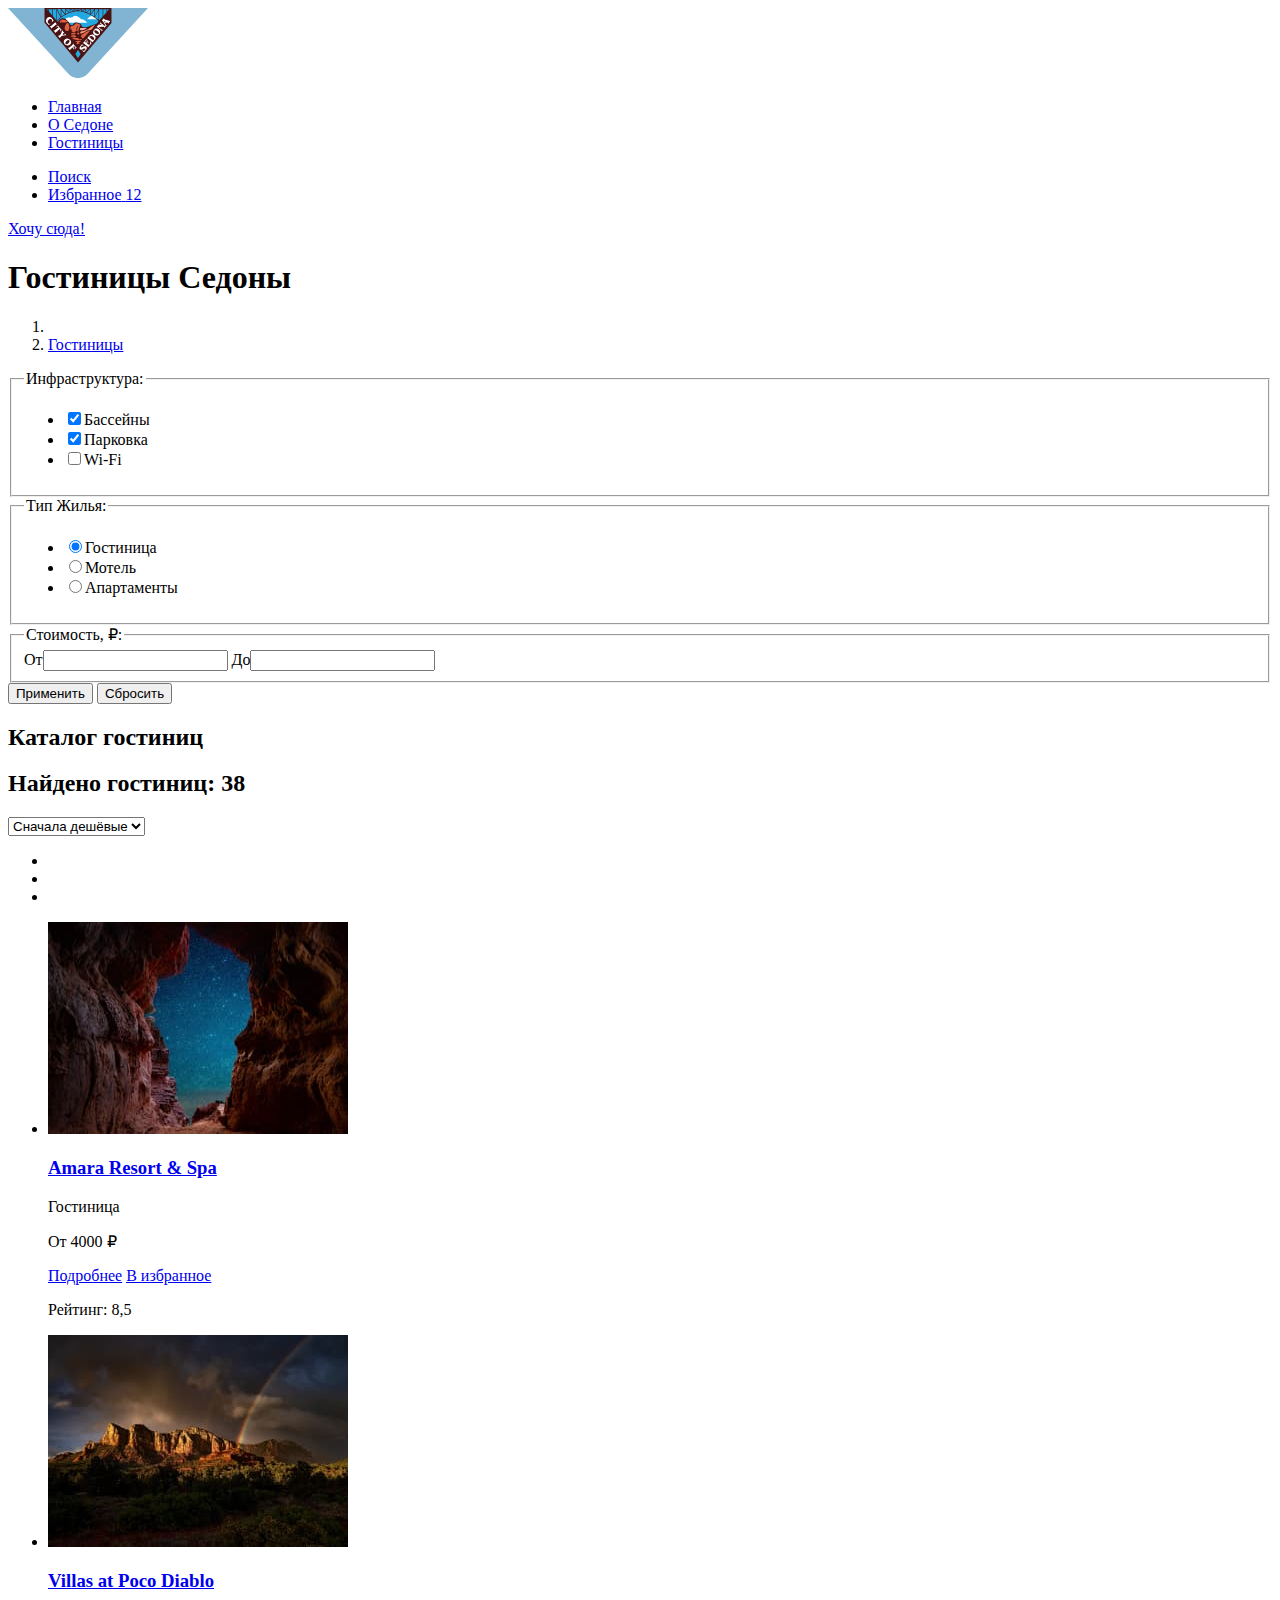
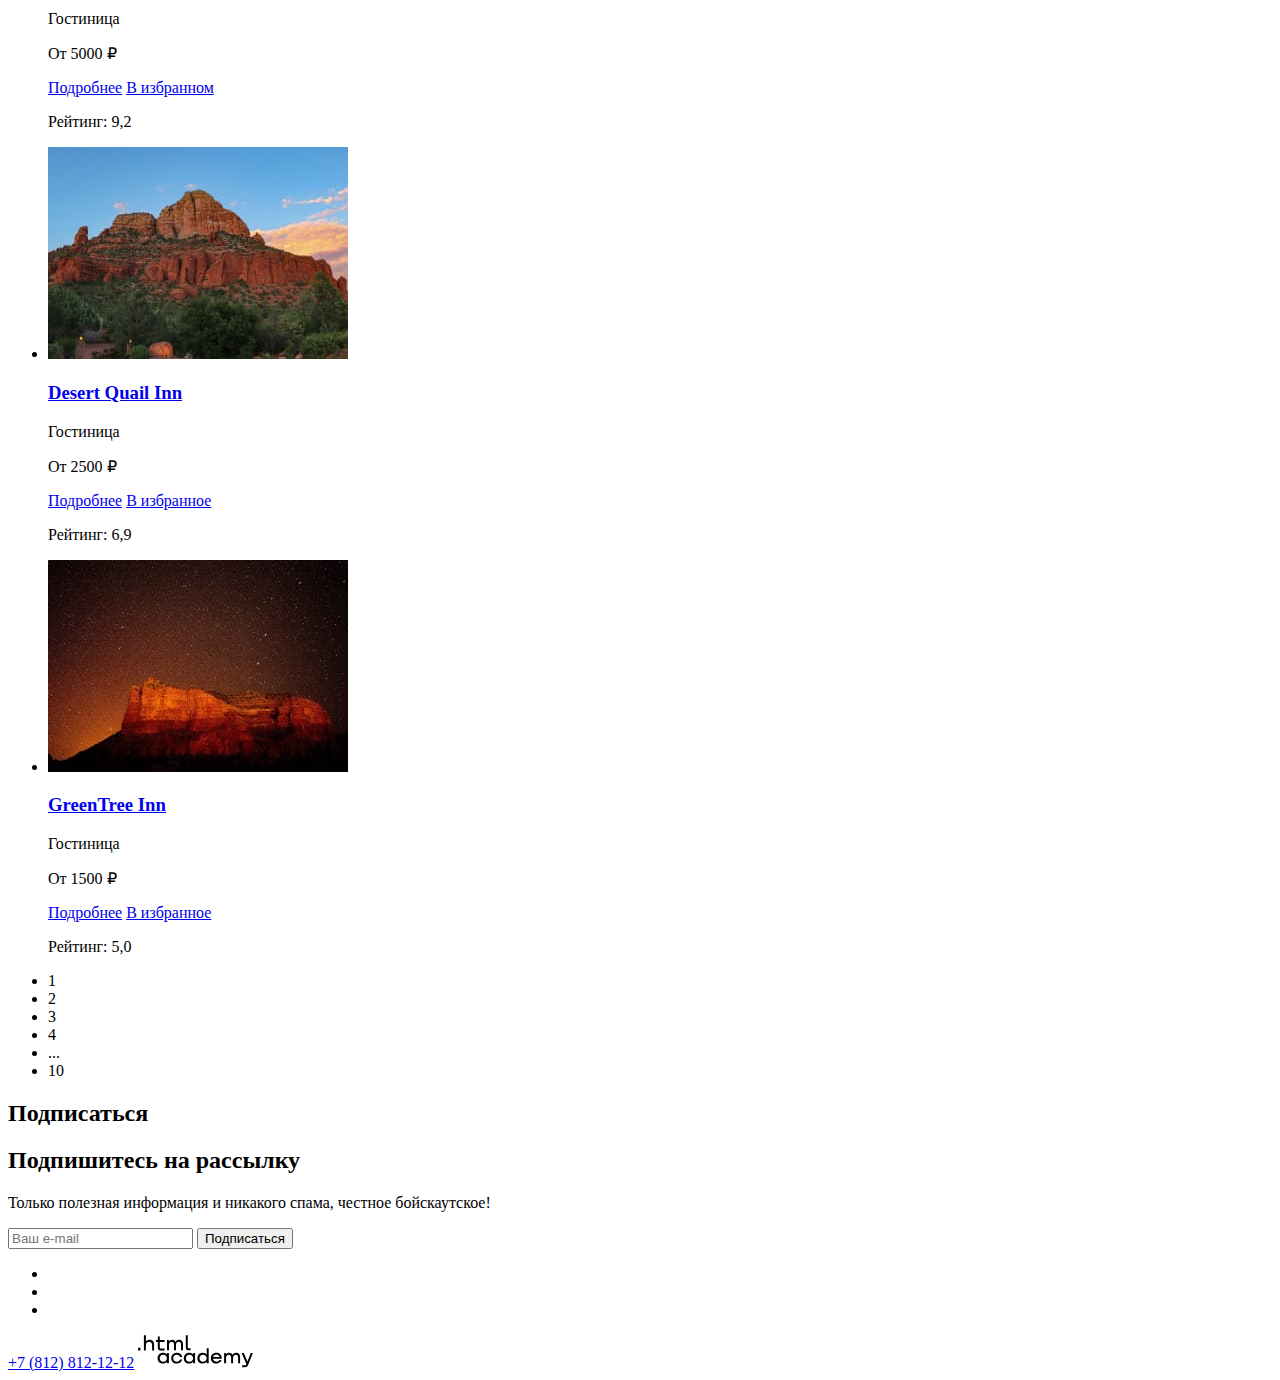
<file: 3/catalog.html>
<!DOCTYPE html>
<html lang="ru">
<head>
    <meta charset="UTF-8">
    <title>Гостиницы</title>
  <base href="https://htmlacademy-htmlcss.github.io/2344627-sedona-37/3/">
</head>
  <body>
    <!---------------------------HEADER------------------------->
    <header data-test="header" class="page-header">
      <nav class="navigation">
        <a href="index.html" class="navigation-logo"><img src="images/logo.svg " width="140" height="70" alt="Логотип города Седона"></a>
        <ul>
          <li class="navigation-item"><a href="index.html">Главная</a></li>
          <li class="navigation-item"><a href="#">О Седоне</a></li>
          <li class="navigation-item active"><a href="#">Гостиницы</a></li>
        </ul>
      </nav>
      <ul>
        <li>
          <a href="#">
            <span class="visually-hidden">Поиск</span>
          </a>
        </li>
        <li>
          <a href="#">
            <span class="visually-hidden">Избранное</span>
          </a>
          <a href="#" class="selected-number">12</a>
        </li>
      </ul>
      <a href="#">Хочу сюда!</a>

    </header>
    <!---------------------------MAIN------------------------->
    <main data-test="main">
      <h1>Гостиницы Седоны</h1>
      <ol>
        <li></li>
        <li><a href="#">Гостиницы</a></li>
      </ol>
      <!---------------------------FILTER------------------------->
      <section data-test="filter" class="filter">
        <form action="https://echo.htmlacademy.ru">
          <fieldset>
            <legend>Инфраструктура:</legend>
            <ul>
              <li><input type="checkbox" name="conveniences" checked>Бассейны</li>
              <li><input type="checkbox" name="conveniences" checked>Парковка</li>
              <li><input type="checkbox" name="conveniences">Wi-Fi</li>
            </ul>
          </fieldset>
          <fieldset>
            <legend>Тип Жилья:</legend>
            <ul>
              <li><input type="radio" name="housing" checked>Гостиница</li>
              <li><input type="radio" name="housing">Мотель</li>
              <li><input type="radio" name="housing">Апартаменты</li>
            </ul>
          </fieldset>
          <fieldset>
            <legend>Стоимость, &#8381;:</legend>
            От<input type="text" name="min-price">
            До<input type="text" name="max-price">
          </fieldset>
          <button>Применить</button>
          <button>Сбросить</button>
        </form>
      </section>
      <!---------------------------CATALOG------------------------->
      <section data-test="catalog" class="catalog">
        <h2 class="visually-hidden">Каталог гостиниц</h2>
        <h2>Найдено гостиниц: <span>38</span></h2>
        <select name="catalog-filter">
          <option value="cheap">Сначала дешёвые</option>
          <option value="expensive">Сначала дорогие</option>
        </select>
        <ul class="catalog-option">
          <li class="option-item active-option-inem"><a href="#"></a></li>
          <li class="option-item"><a href="#"></a></li>
          <li class="option-item"><a href="#"></a></li>
        </ul>
        <!---------------------------SEARCH-RESULT------------------------->
        <ul class="search-result">
          <li class="search-result-item">
            <a href="#"><img src="images/hotel-1.jpg" alt="Вид из гостиницы Amara" width="300" height="212"></a>
            <h3><a href="#">Amara Resort & Spa</a></h3>
            <p>Гостиница</p>
            <p>От 4000 &#8381;</p>
            <a href="#">Подробнее</a>
            <a href="#">В избранное</a>

            <p>Рейтинг: <span>8,5</span></p>
          </li>
          <li class="search-result-item">
            <a href="#"><img src="images/hotel-2.jpg" alt="Вид из гостиницы Poco Diablo" width="300" height="212"></a>
            <h3><a href="#">Villas at Poco Diablo</a></h3>
            <p>Гостиница</p>
            <p>От 5000 &#8381;</p>
            <a href="#">Подробнее</a>
            <a href="#" class="selected">В избранном</a>

            <p>Рейтинг: <span>9,2</span></p>
          </li>
          <li class="search-result-item">
            <a href="#"><img src="images/hotel-3.jpg" alt="Вид из гостиницы Desert Quail" width="300" height="212"></a>
            <h3><a href="#">Desert Quail Inn</a></h3>
            <p>Гостиница</p>
            <p>От 2500 &#8381;</p>
            <a href="#">Подробнее</a>
            <a href="#">В избранное</a>

            <p>Рейтинг: <span>6,9</span></p>
          </li>
          <li class="search-result-item">
            <a href="#"><img src="images/hotel-4.jpg" alt="Вид из гостиницы GreenTree" width="300" height="212"></a>
            <h3><a href="#">GreenTree Inn</a></h3>
            <p>Гостиница</p>
            <p>От 1500 &#8381;</p>
            <a href="#">Подробнее</a>
            <a href="#">В избранное</a>

            <p>Рейтинг: <span>5,0</span></p>
          </li>
        </ul>
      <!---------------------------PAGINATION------------------------->
      <div class="pagination">
          <ul class="pagination-list">
            <li class="pagination-item pagination-item-active">1</li>
            <li class="pagination-item pagination-item">2</li>
            <li class="pagination-item pagination-item">3</li>
            <li class="pagination-item pagination-item">4</li>
            <li class="pagination-item pagination-item">...</li>
            <li class="pagination-item pagination-item">10</li>
          </ul>

        </div>

      </section>
      <!---------------------------SUBSCRIBE------------------------->
      <section data-test="subscribe" class="subscribe">
        <h2 class="visually-hidden">Подписаться</h2>
        <h2>Подпишитесь на рассылку</h2>
        <p>Только полезная информация и никакого спама, честное бойскаутское!</p>
        <div class="mailbox">
          <form action="https://echo.htmlacademy.ru">
             <input type="text" name="email" placeholder="Ваш e-mail">
             <button>Подписаться</button>
          </form>
        </div>
      </section>
    </main>
    <!---------------------------FOOTER------------------------->
    <footer data-test="footer" class="page-footer">
      <ul class="footer-sotial">
        <li class="sotial-item">
          <a href="https://vk.com/htmlacademy"></a>
        </li>
        <li class="sotial-item">
          <a href="https://t.me/htmlacademy"></a>
        </li>
        <li class="sotial-item">
          <a href="https://www.youtube.com/user/htmlacademyru"></a>
        </li>
      </ul>
      <a href="tel:+78128121212">+7 (812) 812-12-12</a>
      <a href="https://htmlacademy.ru">
        <img src="images/logo-htmlacademy.svg" width="115" height="33" alt="Логотип HTML Academy">
      </a>
    </footer>
  </body>
</html>
</file>
<file: styles/styles.css>
@font-face {
  font-family:    "PT Sans";
  font-style:     normal;
  font-weight:    400;
  font-display:   swap;
  src:            url("../fonts/ptsans-400.woff2") format("woff2");
}

@font-face {
  font-family:  "PT Sans";
  font-style:   normal;
  font-weight:  700;
  font-display: swap;
  src:          url("../fonts/ptsans-700.woff2") format("woff2");
}

*,
*::before,
*::after {
  box-sizing: border-box;
}

html {
  height: 100%;
}

body {
  background-color: #f2f2f2;
  min-height:       100%;
  min-width:        1280px;
  color:            #000000;
  margin:           0;

  font-family:  "PT Sans", "Arial", sans-serif;
  font-size:    18px;
  line-height:  21px;
}

.main-container {
  display:          flex;
  flex-direction:   column;
  background-color: #ffffff;
  width:            1200px;
  min-height:       100vh;
  margin:           0 auto;
  box-shadow:       0 0 15px 0 rgba(0, 0, 0, 0.2);
}
.visually-hidden {
  position:     absolute;
  width:        1px;
  height:       1px;
  margin:       -1px;
  border:       0;
  padding:      0;
  white-space:  nowrap;
  -webkit-clip-path: inset(100%);
          clip-path: inset(100%);
  clip:         rect(0 0 0 0);
  overflow:     hidden;
}

.main-header {
  display:          flex;
  flex-direction:   row;
  width:            1060px;
  min-height:       64px;
  margin:           0 auto;
  position:         relative;
  color:            #000000;
  background-color: #ffffff;

}
  .header-logo {
    position:   absolute;
    min-height: 70px;
    width:      140px;
    top:        0;
    left:       0;
  }
    .logo-sedona {
      object-fit: contain;
      max-width:  100%;
    }
    .logo-catalog:hover {
      transform: scale(1.03);
    }
    .logo-catalog:active {
      transform: scale(1);
    }

  .navigation {
    display:      flex;
    width:        1060px;
    padding-left: 168px;
    align-items:  center;
  }
    .navigation-list {
      margin:       0;
      padding:      0;
      flex-shrink:  0;
    }

    .navigation-main {
      width:          465px;
      min-height:     64px;
      display:        flex;
      flex-wrap:      wrap;
      flex-direction: row;
      align-items:    center;
      margin-right:   auto;
    }

      .navigation-item {
        padding-left:   16px;
        padding-right:  16px;
        min-height:     64px;
}

      .navigation-intaraction {
        display:          flex;
        flex-wrap:        wrap;
        justify-content:  flex-start;
        align-items:      center;
        max-width:        132px;
        min-height:       64px;
        margin-right:     20px;
      }

    .navigation-user {
      width:          44px;
      min-height:     64px;
      padding-left:   12px;
      padding-right:  12px;
      position:       relative;
    }



.button {
  font-family:    inherit;
  font-weight:    700;
  text-transform: uppercase;
  color:        #ffffff;
  text-align:     center;
  text-decoration: none;
  border-radius:  4px;
  border:         none;
  cursor:         pointer;
}

.header-button {
  font-size:      16px;
  width:          160px;
  display:        inline-block;
  line-height:    20px;
  padding-top:    8px;
  padding-bottom: 8px;
  word-wrap:      break-word;
  flex-shrink:    0;
  margin:         5px 0;
}

.container-button-heder {
  width: 160px;
  flex-wrap: wrap;
}

.booking-link-button {
  font-size: 20px;
  line-height: 36px;
  width: 376px;
  padding-top: 8px;
  padding-bottom: 8px;
  display: inline-block;
  word-wrap: break-word;
  margin: 5px;
}

.newsletter-button {
  font-size: 20px;
  line-height: 36px;
  width: 232px;
  padding-top: 8px;
  padding-bottom: 8px;
  display: inline-block;
  border-radius: 0 4px 4px 0;
  word-wrap: break-word;
}

.button-brown {
  background-color: #756157;
}

.button-brown:hover {
  background-color: #615048;
}

.button-brown:focus-visible {
  background-color: #615048;
}

.button-brown:active {
  background-color: #756157;
  color: rgba(255, 255, 255, 0.30);
}

.button-blue {
  background-color: #82b3d3;
}

.button-blue:hover {
  background-color: #68a2ca;
}

.button-blue:focus-visible {
  background-color: #68a2ca;
}

.button-blue:active {
  background-color: #82b3d3;
  color: rgba(255, 255, 255, 0.30);
}

.button-disabled:disabled {
  background-color: #e5e5e5;
}


.navigation-link {
  font-size: 20px;
  line-height: 24px;
  font-weight: 700;
  color: inherit;
  text-decoration: none;
  display: inline-block;
  padding-top: 20px;
  padding-bottom: 20px;
}

/*********************************MAIN*****************************************************/
.main-index {
  flex-grow:  1;
  text-align: center;
  width:      1200px;
  margin:     auto;
  color:     #333333;
}

.active-home {
  position:  relative;
}

.active-home::after {
  content:          "";
  width:            68px;
  height:           2px;
  position:         absolute;
  top:              63px;
  display:          block;
  background-color: #756257;
}

.active-hotels {
  position: relative;
}

.active-hotels::after {
  content:          "";
  width:            93px;
  height:           2px;
  position:         absolute;
  top:              63px;
  display:          block;
  background-color: #756257;
}

.li-marker {
  list-style-type: none;
}

.link-search {
  background-image:     url("../image/decor_images/icon_search.svg");
  background-repeat:    no-repeat;
  background-position:  center;
  padding-top:    22px;
  padding-bottom: 22px;
  width:          20px;
  height:         64px;
  display:        block;
}

.link-interaction:hover,
.link-interaction:focus-visible {
  opacity: 0.5;
}

.link-interaction:active {
  opacity: 0.3;
}

.link-user {
  background-image:     url("../image/decor_images/icon-heart.svg");
  background-repeat:    no-repeat;
  background-position:  center;
  padding-top:    22px;
  padding-bottom: 22px;
  width:          20px;
  height:         64px;
  display:        block;
}

.selected-number {
  font-size:          10px;
  line-height:        10px;

  position:           absolute;
  top:                11px;
  left:               20px;
  display:            block;
  text-align:         center;
  min-width:          20px;
  min-height:         20px;
  padding-top:        5px;
  padding-right:      4px;
  padding-left:       4px;
  color:            #ffffff;
  border-radius:      50%;
  background-color: #7db54f;
}

.hero {
  background-image:     url("../image/decor_images/white_hero.svg"), url("../image/decor_images/index_background.jpg");
  background-color:   #5d94ba;
  background-repeat:    no-repeat;
  background-position:  center bottom, center;
  background-size:      100%, cover;
  min-height:           485px;
  padding:              51px 0 75px;
}

.hero-welcom {
  object-fit: contain;
  max-width:  100%;
}
/********************************ADVANTAGES************************************************/
.container-advantages-title {
  max-width:      680px;
  min-height:     282px;
  margin:         0 auto;
  padding-top:    69px;
  padding-bottom: 69px;
  word-wrap:      break-word;
}

.advantages-title {
  margin-top:     0;
  margin-bottom:  25px;
}

.advantages-intro {
  margin: 0;
}

.advantages-list {
  display:    flex;
  flex-wrap:  wrap;
  margin:     0;
  padding:    0;
}

.main-title {
  color:        #000000;
  font-weight:    700;
  font-size:      30px;
  line-height:    36px;
  text-transform: uppercase;
}

.main-intro {
  color:      #333333;
  font-size:    22px;
  line-height:  26px;
}

.subscription-content {
  color:  #ffffff;
  margin:   0;
}

.field {
  font-family:  inherit;
  font-size:    18px;
  line-height:  24px;
  color:      #000000;

  height:           52px;
  width:            452px;
  padding:          0 20px;
  border:           none;
  border-radius:    4px 0 0 4px;
  background-color: #f2f2f2;
}

.field:hover {
  background-color: #e6e6e6;
}

.field:focus {
  background-color: #e6e6e6;
}

.field:active {
  background-color: #f2f2f2;
  outline:            2px solid #000000;
  color:            #000000;
}

.advantages-subtitle {
  font-size:      24px;
  line-height:    28px;
  font-weight:    700;
  text-transform: uppercase;
  color:        #000000;
  margin:         0;
  margin-bottom:  30px;
}

.advantages-subtitle::after {
  margin:           0 auto;
  margin-top:       30px;
  width:            60px;
  height:           2px;
  background-color: rgba(0, 0, 0, 0.3);
  content:          "";
  display:          block;
}

.advantages-white-subtitle {
  color: #ffffff;
}

.advantages-white-subtitle::after {
  content:            "";
  display:            block;
  margin:             0 auto;
  margin-top:         30px;
  width:              60px;
  height:             2px;
  background-color: rgba(255, 255, 255, 0.3);
}

.subtitle-services {
  font-size:      24px;
  line-height:    28px;
  font-weight:    700;
  text-transform: uppercase;
  color:        #000000;
  margin:         0;
  margin-bottom:  30px;
}

.advantages-description {
  margin: 0;
}

.advantages-item-white {
  display:            flex;
  align-items:        center;
  width:              100%;
  max-width:          1200px;
  min-height:         385px;
  color:            #ffffff;
  background-color: #82b3d3;
}

.advantages-item-white-reverse {
  flex-direction: row-reverse;
}

.advantages-item-black-road {
  width:              400px;
  min-height:         385px;
  background-color: rgba(131, 179, 211, 0.2);
  padding-left:       80px;
  padding-right:      80px;
  padding-top:        113px;
  padding-bottom:     112px;
}

.advantages-view {
  object-fit: contain;
  max-width:  800px;
}

.advantages-item-black {
  width:            400px;
  min-height:       385px;
  padding-left:     85px;
  padding-right:    85px;
  padding-top:      113px;
  padding-bottom:   112px;
  background-color: rgba(131, 179, 211, 0.12);
}

.container-advantages-subtitle {
  padding-left:   80px;
  padding-right:  80px;
  padding-top:    102px;
  padding-bottom: 102px;
  width:          400px;
  flex-shrink:    0;
}
/***********************************SERVICES*********************************/
.container-services-title {
  width:          518px;
  margin:         0 auto;
  min-height:     246px;
  padding-top:    64px;
  padding-bottom: 64px;
}

.service-title {
  margin:         0;
  margin-bottom:  20px;
}

.services-intro {
  margin: 0;
}

.services-list {
  display: flex;
  flex-wrap: wrap;
  margin: 0;
  padding: 0;
  min-height: 385px;
}

.container-item-services {
  width: 230px;
  min-height: 121px;
  margin: 0 auto;
}

.services-item-food {
  background-color: #ffffff;
  background-image: url("../image/decor_images/food_icon.svg");
  background-repeat: no-repeat;
  background-position: 163px 82px;
  list-style-type: none;
  width: 400px;
  padding-top: 184px;
  padding-bottom: 30px;
}

.services-item-souvenirs {
  background-color: rgba(131, 179, 211, 0.12);
  background-image: url("../image/decor_images/souvenirs_icon.svg");
  background-position: 168px 79px;
  background-repeat: no-repeat;
  list-style-type: none;
  width: 400px;
  padding-top: 184px;
  padding-bottom: 30px;
}

.services-item-house {
  background-color: rgba(131, 179, 211, 0.12);
  background-image: url("../image/decor_images/house_icon.svg");
  background-position: 163px 81px;
  background-repeat: no-repeat;
  list-style-type: none;
  width: 400px;
  padding-top: 184px;
  padding-bottom: 30px;
}

.services-description {
  margin: 0;
}

.booking {
  width: 610px;
  min-height: 406px;
  margin: 0 auto;
  padding-top: 96px;
  padding-bottom: 90px;
}

.booking-title {
  margin: 0;
  margin-bottom: 20px;
}

.booking-intro {
  margin: 0;
  margin-bottom: 49px;
}

.subscription {
  width: 100%;
  min-height: 415px;
  background-image: url("../image/decor_images/background_subscription.jpg");
  background-color: #5d94ba;
  background-repeat: no-repeat;
  background-size: cover;
  padding-top: 96px;
  padding-bottom: 90px;
}

.container-subscription-title {
  width: 475px;
  min-height: 158px;
  margin: 0 auto;
  padding-bottom: 15px;
}

.subscription-title {
  margin: 0;
  margin-bottom: 20px;
}

.subscription-intro {
  margin: 0;
}

.subscription-form {
  display: flex;
  width: 684px;
  margin: 5px auto;
  flex-wrap: wrap;
}

.main-footer {
  display: flex;
  width: 1060px;
  margin: 0 auto;
  min-height: 120px;
  flex-direction: row;
  justify-content: space-between;
  align-items: center;
  padding-top: 3px;
}

.social-list {
  display: flex;
  flex-shrink: 0;
  width: 142px;
  min-height: 120px;
  padding: 0;
  margin: 0;
  justify-content: flex-start;
  align-items: center;
  flex-wrap: wrap;
}

.social-item {
  height: 42px;
  text-align: center;
}

.social-icon {
  width: 47px;
  height: 42px;
  display: inline-block;
  padding-top: 13px;
  fill: #83b3d3;
}

.social-icon:hover,
.social-icon:focus {
  fill: #68a2ca;
}

.social-icon:active {
  fill: #68a2ca4d;
}

a[href^="tel:"] {
  font-size: 40px;
  line-height: 40px;
  color: #000000;
  text-decoration: none;
}

a[href^="tel:"]:hover,
a[href^="tel:"]:focus {
  color: #756157;
}

a[href^="tel:"]:active {
  color: rgba(117, 97, 87, 0.30);
}

.footer-logo-html {
  width: 115px;
  height: 33px;
  fill: #000000;
}

.footer-logo-html:hover,
.footer-logo-html:focus {
  fill: #756157;
}

.footer-logo-html:active {
  fill: #7561574d;
}


/*catalog*/

.button-catalog-filter {
  font-size: 16px;
  line-height: 20px;
  width: 191px;
  padding-top: 8px;
  padding-bottom: 8px;
  display: inline-block;
  word-wrap: break-word;
  margin-top: 56px;
}

.button-reset {
  font-family: inherit;
  background-color: transparent;
  width: 191px;
  padding-top: 8px;
  padding-bottom: 8px;
  display: inline-block;
  word-wrap: break-word;
  margin-top: 32px;
  margin-bottom: 0;
}

.button-reset:hover {
  opacity: 0.6000000238418579;
}

.button-reset:active {
  color: rgba(255, 255, 255, 0.30);
}

.button-reset:disabled {
  opacity: 0.10000000149011612;
}

.card-button {
  font-family: inherit;
  font-size: 16px;
  line-height: 20px;
  width: 140px;
  display: inline-block;
  padding-top: 8px;
  padding-bottom: 8px;
  margin: auto 0;
  margin-bottom: 17px;
  word-wrap: break-word;
}

.button-selection-green {
  font-size: 16px;
  line-height: 20px;
  background-color: #7db54f;
}

.button-selection-green:hover {
  background-color: #6c9e42;
}

.button-selection-green:focus-visible {
  background-color: #6c9e42;
}

.button-selection-green:active {
  background-color: #7db54f;
  color: rgba(255, 255, 255, 0.30);
}

.catalog-hotel-rating {
  font-size: 16px;
  display: inline-block;
  line-height: 20px;
  color: #333333;
  text-align: center;
  text-transform: uppercase;
  padding-top: 8px;
  padding-bottom: 8px;
  margin: 0 auto;
  width: 140px;
  background-color: #f2f2f2;
  border-radius: 4px;
  border: none;
  min-height: 36px;
}

.pagination-list {
  display: grid;
  margin: 0;
  width: 400px;
  grid-template-columns: repeat(6, 60px);
  gap: 8px;
  padding: 0;
}

.pagination-link-button {
  color: #ffffff;
  font-size: 20px;
  font-weight: 700;
  text-align: center;
  text-decoration: none;
  min-height: 60px;
  min-width: 60px;
  background-color: #82b3d3;
  border-radius: 4px;
  cursor: pointer;
  display: inline-block;
  line-height: 60px;
}

.pagination-link-button-interval {
  color: #000000;
  font-size: 20px;
  font-weight: 700;
  text-align: center;
  text-decoration: none;
  min-height: 60px;
  min-width: 60px;
  background-color: #ffffff;
  border-radius: 4px;
  cursor: pointer;
  display: inline-block;
  line-height: 60px;
}

.pagination-current {
  color: #000000;
  background-color: #f2f2f2;
}

.filter {
  color: #ffffff;
  background-image: url("../image/decor_images/background.jpg");
  background-color: #5d94ba;
  background-repeat: no-repeat;
  background-position: center;
  background-size: cover;
  min-height: 412px;
  padding-top: 35px;
  padding-bottom: 50px;
}

.filter-title {
  font-size: 60px;
  line-height: 78px;
  font-weight: 700;
  text-align: left;
  margin: 0;
  margin-left: 70px;
  margin-bottom: 8px;
}

.breadcrumbs-list {
  display: flex;
  flex-wrap: wrap;
  margin: 0;
  margin-left: 70px;
  margin-right: 70px;
  margin-bottom: 40px;
  padding: 0;
  min-width: 114px;
  align-items: center;
}

.breadcrumbs-item {
  font-size: 16px;
  line-height: 21px;
  text-align: left;
  position: relative;
  margin-right: 28px;
}

.breadcrumbs-link:hover {
  opacity: 60%;
}

.breadcrumbs-link:active {
  opacity: 30%;
}

.breadcrumbs-item:not(:last-child)::after {
  position: absolute;
  content: "";
  width: 8px;
  height: 21px;
  display: block;
  background-image: url("../image/decor_images/arrow_forward.svg");
  background-repeat: no-repeat;
  background-position: center;
  top: 0;
  right: -18px;
}

.breadcrumbs-link-home {
  background-image: url("../image/decor_images/icon_home.svg");
  background-repeat: no-repeat;
  background-position: center;
  height: 21px;
  width: 13px;
  display: block;
}

.control {
  display: flex;
  align-items: center;
}

.control-input[type="checkbox"] {
  -webkit-appearance: none;
          appearance: none;
  background-color: #ffffff;
  min-width: 20px;
  min-height: 20px;
  margin: 0;
  border-radius: 4px;
  margin-right: 16px;
  cursor: pointer;
}

.control-input[type="checkbox"]:checked {
  background-image: url("../image/decor_images/check.svg");
  background-repeat: no-repeat;
  background-position: top 5px left 4px;
}

.control-input[type="radio"] {
  -webkit-appearance: none;
          appearance: none;
  background-color: #ffffff;
  min-width: 20px;
  min-height: 20px;
  margin: 0;
  border-radius: 50%;
  margin-right: 16px;
  cursor: pointer;
}

.control-input[type="radio"]:checked {
  background-color: #3f5e72;
  box-shadow: inset 0 0 0 5px #ffffff;
}

.control:hover {
  opacity: 0.6000000238418579;
}

.control:active {
  opacity: 0.30000001192092896;
}

.filter-catalog {
  display: flex;
  flex-direction: row;
  width: 1060px;
  margin: 0 auto;
}

.filter-catalog-group {
  border: none;
  text-align: left;
  margin: 0;
  padding: 0;
  width: 220px;
  padding-right: 15px;
}

.filter-catalog-group-title {
  font-size: 20px;
  line-height: 24px;
  font-weight: 700;
  margin-bottom: 32px;
  padding: 0;
  text-transform: capitalize;
}

.filter-catalog-list {
  font-size: 18px;
  line-height: 23px;
  padding: 0;
  margin: 0;
}

.filter-catalog-item {
  margin-bottom: 16px;
}

.filter-catalog-group-house {
  margin-right: 72px;
}

.container-price-button {
  width: 191px;
}

.filter-price {
  font-family: inherit;
  font-size: 18px;
  line-height: 24px;
  color: #000000;
  position: relative;
}

.container-price {
  display: flex;
  margin-bottom: 5px;
}

.filter-catalog-group-price {
  width: 288px;
  padding: 0;
  margin-right: 70px;
}

.filter-price-min {
  position: absolute;
  top: 12px;
  right: 20px;
  color: #aaaaaa;
}

.filter-price-max {
  position: absolute;
  top: 12px;
  right: 20px;
  color: #aaaaaa;
}

.catalog-price-input-min {
  font-family: inherit;
  font-size: 18px;
  line-height: 24px;
  font-weight: 700;
  color: #000000;
  width: 143px;
  height: 48px;
  border-radius: 4px 0 0 4px;
  border: none;
  padding-left: 20px;
  padding-right: 40px;
  margin-right: 2px;
  background-color: #f2f2f2;
}

.catalog-price-input-max {
  font-family: inherit;
  font-size: 18px;
  line-height: 24px;
  font-weight: 700;
  color: #000000;
  width: 143px;
  height: 48px;
  border-radius: 0 4px 4px 0;
  border: none;
  padding-left: 20px;
  padding-right: 40px;
  background-color: #f2f2f2;
}

.catalog-price-input:hover {
  background-color: #e6e6e6;
}

.catalog-price-input:focus {
  background-color: #e6e6e6;
}

.catalog-price-input:active {
  background-color: #f2f2f2;
  outline: 2px solid #000000;
}

.range-scale {
  height: 4px;
  width: 287px;
  background-color: rgba(255, 255, 255, 0.3);
  margin-top: 44px;
  position: relative;
}

.range-bar {
  height: 4px;
  background-color: #ffffff;
  position: absolute;
}

.range-toggle {
  position: absolute;
  width: 20px;
  height: 20px;
  border: none;
  border-radius: 4px;
  background-color: #ffffff;
  cursor: pointer;
  top: -8px;
}

.range-toggle:hover {
  box-shadow: 0 4px 4px rgba(0, 0, 0, 0.25);
}

.range-toggle:focus {
  box-shadow: 0 4px 4px rgba(0, 0, 0, 0.25);
}

.range-toggle:active {
  box-shadow: 0 4px 4px rgba(0, 0, 0, 0.25);
  outline: 2px solid #83b3d3;
}

.toggle-min {
  top: -8px;
}

.toggle-max {
  top: -8px;
  right: -1px;
}

.container-hotel-select {
  display: flex;
  width: 1060px;
  margin-bottom: 40px;
  align-items: center;
}

.catalog-view-list {
  display: grid;
  grid-template-columns: repeat(3, 48px);
  align-items: center;
  gap: 8px;
  padding: 0;
  margin: 0;
  margin-left: auto;
}

.catalog-select-control {
  font-family: inherit;
  font-size: 18px;
  line-height: 21px;
  color: #333333;
  background-color: #ffffff;
  width: 292px;
  height: 49px;
  border-radius: 4px;
  border: 2px solid #e5e5e5;
  padding: 12px 50px 12px 20px;
  margin-right: 70px;
  margin-left: auto;
  -webkit-appearance: none;

}

.catalog-select-control::-ms-expand {
  display: none;
}

.catalog-select-control:hover,
.catalog-select-control:focus {
  border-color: #68a2ca;
}

.catalog-select-control:active {
  border-color: #3f5e72;
}

.catalog-select-control:disabled {
  border-color: rgba(0, 0, 0, 0.30);
  color: rgba(0, 0, 0, 0.30);
}

.catalog-select-control:disabled + .select-container::after {
  opacity: 0.3;
}

.select-container {
  position: relative;
  width: 292px;
}

.select-container::after {
  background-image: url("../image/decor_images/arrow_down.svg");
  background-repeat: no-repeat;
  width: 12px;
  height: 12px;
  content: "";
  display: block;
  position: absolute;
  margin-left: 260px;
  margin-top: -28px;
  pointer-events: none;
}

.catalog-card-search {
  margin: 0;
  text-align: start;
  width: 538px;
  padding-right: 30px;
}

.view-card-link {
  background-image: url("../image/decor_images/icon_view_card.svg");
  display: block;
  background-repeat: no-repeat;
  background-position: center;
  width: 48px;
  height: 48px;
  border: 2px solid #e6e6e6;
  border-radius: 4px;
}

.view-big-card-link {
  background-image: url("../image/decor_images/icon_view_big_card.svg");
  display: block;
  background-repeat: no-repeat;
  background-position: center;
  width: 48px;
  height: 48px;
  border: 2px solid #e6e6e6;
  border-radius: 4px;
}

.view-list-link {
  background-image: url("../image/decor_images/icon_view_list.svg");
  display: block;
  background-repeat: no-repeat;
  background-position: center;
  width: 48px;
  height: 48px;
  border: 2px solid #e6e6e6;
  border-radius: 4px;
}

.view-link--current {
  border: 2px solid #000000;
}

.view-link:hover {
  border: 2px solid #000000;
}

.view-link:active {
  border: 2px solid #000000;
}

.catalog-hotel {
  padding-left: 70px;
  padding-right: 70px;
  padding-top: 50px;
  padding-bottom: 60px;
  width: 1200px;
}

.catalog-card-list {
  display: grid;
  grid-template-columns: 340px 340px 340px;
  margin: 0;
  margin-bottom: 40px;
  padding: 0;
  gap: 20px;
}

.container-card-list::after {
  margin-top: 40px;
  margin-bottom: 40px;
  width: 100%;
  height: 1px;
  background-color: #e6e6e6;
  display: block;
  content: "";
}

.catalog-card-item {
  display: grid;
  grid-template-columns: 140px 140px;
  grid-template-rows: 1fr;
  column-gap: 20px;
  padding: 20px;
  border: 1px solid #e6e6e6;
  border-radius: 4px;
}

.card-photo {
  object-fit: contain;
  max-width: 100%;
}

.card-photo:hover {
  opacity: 0.85;
}

.card-photo:active {
  opacity: 0.7;
}

.card-link-img {
  grid-column: 1 / 3;
  grid-row: 1 / 2;
  min-height: 212px;
  width: 300px;
}

.catalog-card-link-title {
  text-decoration: none;
  grid-column: 1 / 3;
  grid-row: 2 / 3;
}

.catalog-card-link-title:hover {
  opacity: 0.6;
}

.catalog-card-link-title:active {
  opacity: 0.4;
}

.catalog-card-title {
  font-size: 24px;
  line-height: 28px;
  font-weight: 700;
  color: #000000;
  margin: 0;
  padding-top: 12px;
  text-align: start;
}

.type {
  margin: 0;
  padding-top: 16px;
  padding-bottom: 10px;
  text-align: start;
  font-size: 18px;
  line-height: 21px;
}

.price {
  margin: 0;
  padding-top: 16px;
  padding-bottom: 14px;
  text-align: end;
  font-size: 18px;
  line-height: 21px;
}

.four-stars {
  width: 89px;
}

.three-stars {
  width: 65px;
}

.two-stars {
  width: 41px;
}

.catalog-hotel-stars {
  background-image: url("../image/decor_images/star.svg");
  height: 17px;
  background-repeat: space;
  margin: 0;
  align-self: center;
}

.subscription-catalog {
  background-image: none;
  background-color: #ffffff;
}

/**modal**/

.modal-container {
  display: flex;
  position: fixed;
  top: 0;
  left: 0;
  width: 100%;
  height: 100%;
  background-color: rgba(242, 242, 242, 0.8);
}

.modal-window {
  display: flex;
  flex-direction: column;
  width: 717px;
  height: 576px;
  background-color: #ffffff;
  border-radius: 30px;
  box-shadow: 0 25px 50px 0 rgba(0, 0, 0, 0.15);
  padding: 64px 70px;
  margin: auto;
  position: relative;
  overflow-y: auto;
}

.modal-button {
  position: absolute;
  width: 52px;
  height: 52px;
  border-radius: 50%;
  border: none;
  padding: 0;
  background-color: #f2f2f2;
  top: 64px;
  right: 52px;
  cursor: pointer;
}

.modal-button:hover {
  background-color: #e6e6e6;
}

.modal-button:active {
  background-color: #e6e6e6;
}

.modal-button:active::before,
.modal-button:active::after {
  background-color: #a1a1a1;
}

.modal-button::before,
.modal-button::after {
  content: "";
  display: block;
  position: absolute;
  background-color: #000000;
  width: 2px;
  height: 18px;
  top: 18px;
  left: 26px;
}

.modal-button::after {
  transform: rotate(-45deg);
}

.modal-button::before {
  transform: rotate(45deg);
}

.modal-title {
  font-family: inherit;
  font-size: 30px;
  font-weight: 700;
  line-height: 36px;
  color: #000000;
  text-transform: uppercase;
  margin: 0;
  margin-bottom: 64px;
}

.modal-booking-form {
  border: none;
}

.modal-search-button {
  display: block;
  border-radius: 10px;
  width: 100%;
  font-family: "PT Sans", "Arial", sans-serif;
  font-size: 20px;
  font-weight: 700;
  line-height: 24px;
  padding-top: 18px;
  padding-bottom: 18px;
  margin-top: 10px;
}

.modal-booking-form {
  margin: 0;
  padding: 0;
}

.date-input {
  border-radius: 4px;
  border: none;
  background-color: #f2f2f2;
  background-image: url("../image/decor_images/date.svg");
  background-repeat: no-repeat;
  background-position: center right 20px;
  padding: 12px 50px 12px 20px;
  width: calc(100% - 137px);
  font-family: inherit;
  font-size: 18px;
  line-height: 24px;
  font-weight: 700;
  color: #000000;
}

.date-input:hover {
  background-color: #e6e6e6;
}

.date-input:focus {
  background-color: #e6e6e6;
}

.date-input:active {
  background-color: #f2f2f2;
  outline: 2px solid #000000;
  color: #000000;
}

.booking-date {
  display: flex;
  flex-wrap: wrap;
  justify-content: space-between;
  margin: 0;
  width: 100%;
}

.date-comment {
  padding-top: 4px;
  color: #333333;
  padding-left: 157px;
  padding-bottom: 23px;
  font-size: 16px;
  line-height: 21px;
  width: 100%;
}

.input-error-date {
  color: #ff5757;
}

.guest-age {
  display: flex;
  margin-bottom: 10px;
  align-items: center;
}

.label-info-date {
  font-size: 20px;
  font-weight: 700;
  line-height: 24px;
  text-transform: capitalize;
  width: 137px;
  padding-right: 10px;
  align-self: center;
}

.label-info-guest {
  font-size: 20px;
  font-weight: 700;
  line-height: 24px;
  text-transform: capitalize;
}

.label-info-age {
  width: 137px;
  padding-right: 10px;
}

.info-children-tooltip {
  padding-right: 36px;
  padding-left: 20px;
  position: relative;
  margin-right: 46px;
}

.tooltip {
  position: absolute;
  width: 26px;
  height: 26px;
  right: 0;
}

.tooltip-button {
  display: block;
  width: 26px;
  height: 26px;
  border: none;
  padding: 0;
  margin: 0;
  border-radius: 50%;
  background-color: #83b3d3;
  background-image: url("../image/decor_images/info.svg");
  background-position: center;
}

.tooltip-text {
  position: absolute;
  background-color: #333333;
  color: #ffffff;
  font-family: inherit;
  font-size: 16px;
  font-weight: 400;
  line-height: 20px;
  padding: 20px 18px 23px 22px;
  width: 256px;
  border-radius: 10px;
  margin-top: 15px;
  left: 50%;
  transform: translate(-50%);
  top: 100%;
  text-transform: none;
  display: none;
  box-shadow: 0 15px 30px 0 rgba(0, 0, 0, 0.3);
  z-index: 1;
}

.tooltip-text::after {
  content: "";
  background-image: url("../image/decor_images/triangle.svg");
  width: 19px;
  height: 9px;
  position: absolute;
  bottom: 100%;
  left: 0;
  right: 0;
  margin-left: auto;
  margin-right: auto;
}

.tooltip-button:hover {
  background-color: #68a2ca;
}

.tooltip-button:hover + .tooltip-text,
.tooltip-button:focus + .tooltip-text {
  display: block;
}

.number-of-guests {
  display: flex;
  flex-wrap: wrap;
  justify-content: space-between;
  margin-bottom: 38px;
}

.guests-number-input {
  width: 31px;
  min-height: 48px;
  background-color: #f2f2f2;
  border: none;
  text-align: center;
  font-family: inherit;
  font-size: 18px;
  font-weight: 700;
  line-height: 20px;
  color: #000000;
}

.guests-number-input::placeholder {
  color: #000000;
}

.guests-number-input::-webkit-outer-spin-button,
.guests-number-input::-webkit-inner-spin-button {
  -webkit-appearance: none;
          appearance: none;
  margin: 0;
}

.guests-number-input {
  -webkit-appearance: textfield;
          appearance: textfield;
}

.modal-number-button {
  min-width: 40px;
  height: 48px;
  border: none;
  background-color: #f2f2f2;
  padding: 0;
}

.modal-minus-button {
  border-radius: 4px 0 0 4px;
  position: relative;
}

.modal-plus-button {
  border-radius: 0 4px 4px 0;
  position: relative;
}

.modal-minus-button::before {
  position: absolute;
  content: "";
  display: block;
  width: 14px;
  height: 2px;
  background-color: #cdc7c4;
  left: 13px;
}

.modal-plus-button::before,
.modal-plus-button::after {
  position: absolute;
  content: "";
  display: block;
  width: 14px;
  height: 2px;
  background-color: #cdc7c4;
  left: 13px;
}

.modal-plus-button::after {
  transform: rotate(90deg);
}

.modal-minus-button:hover::before,
.modal-plus-button:hover::before,
.modal-plus-button:hover::after {
  background-color: #000000;
}

.modal-minus-button:active::before,
.modal-plus-button:active::before,
.modal-plus-button:active::after {
  background-color: #cccccc;
}

.modal-container-close {
  display: none;
}
</file>
